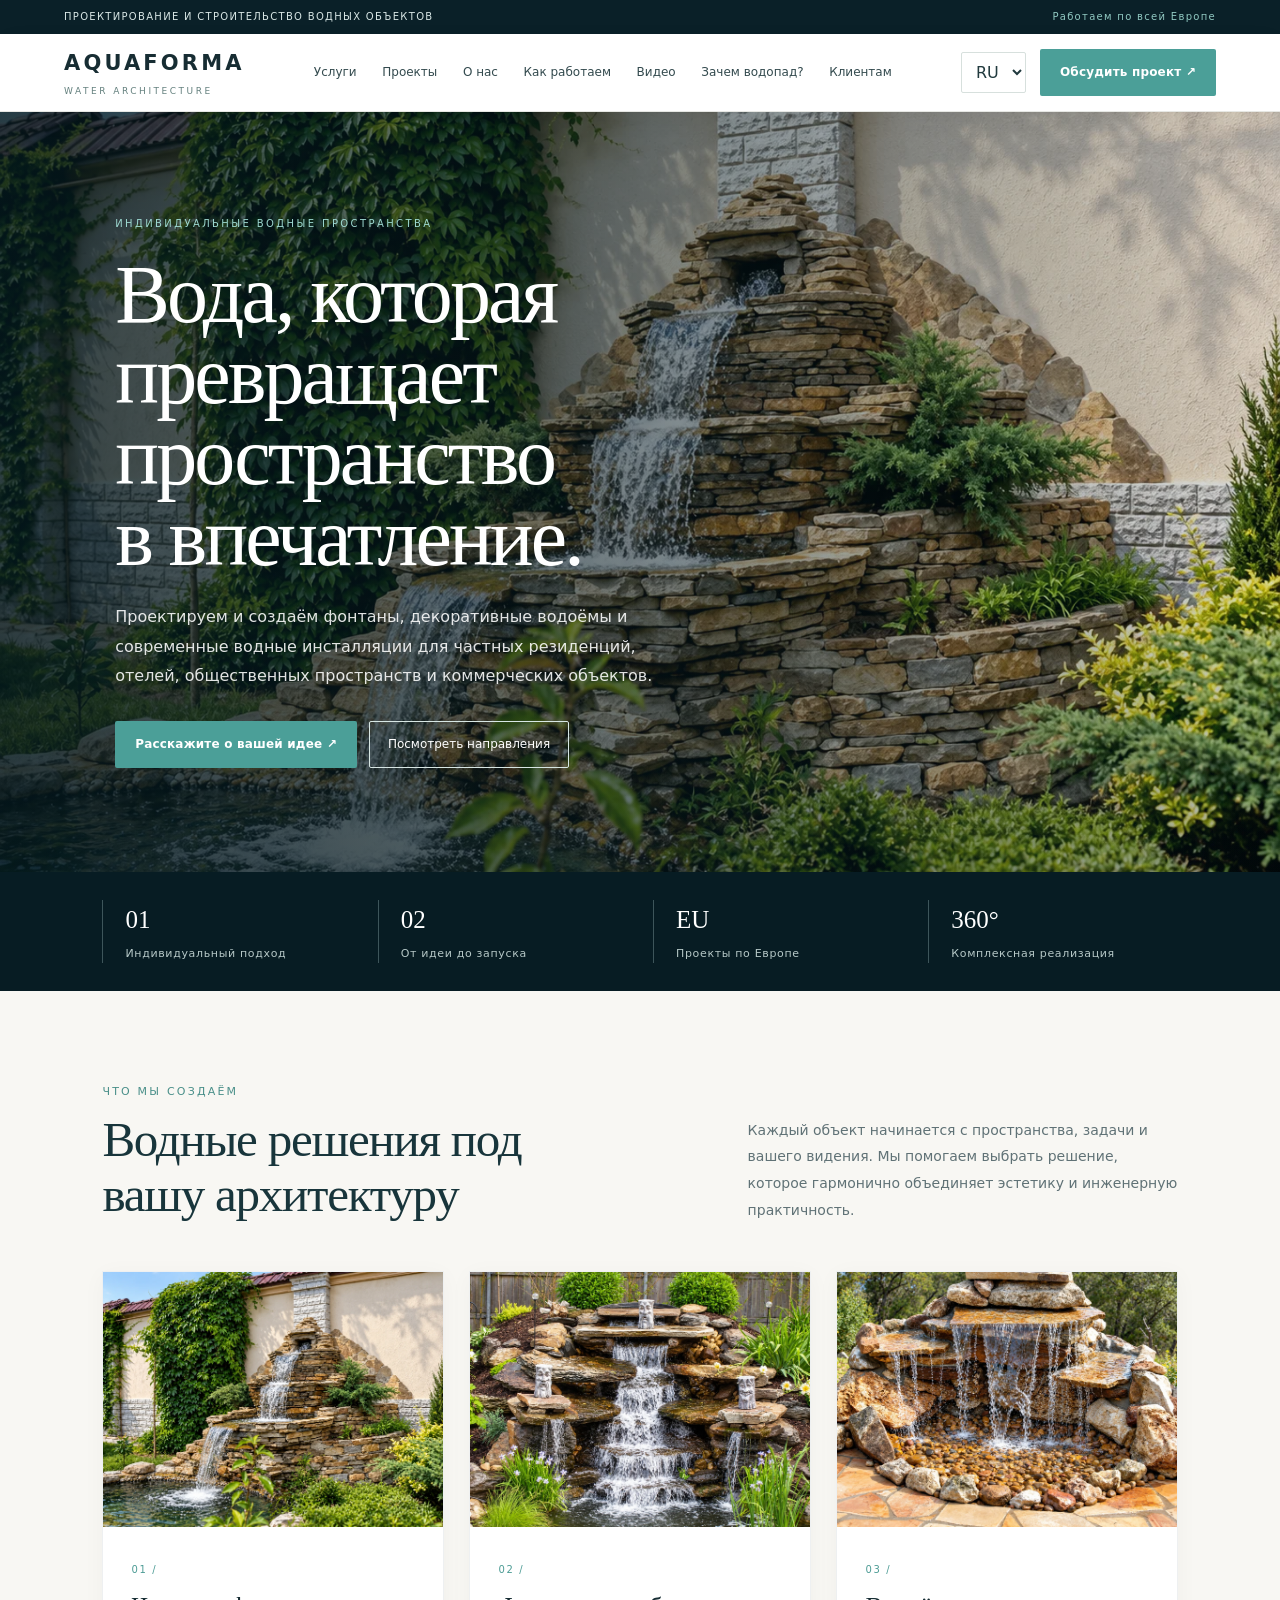
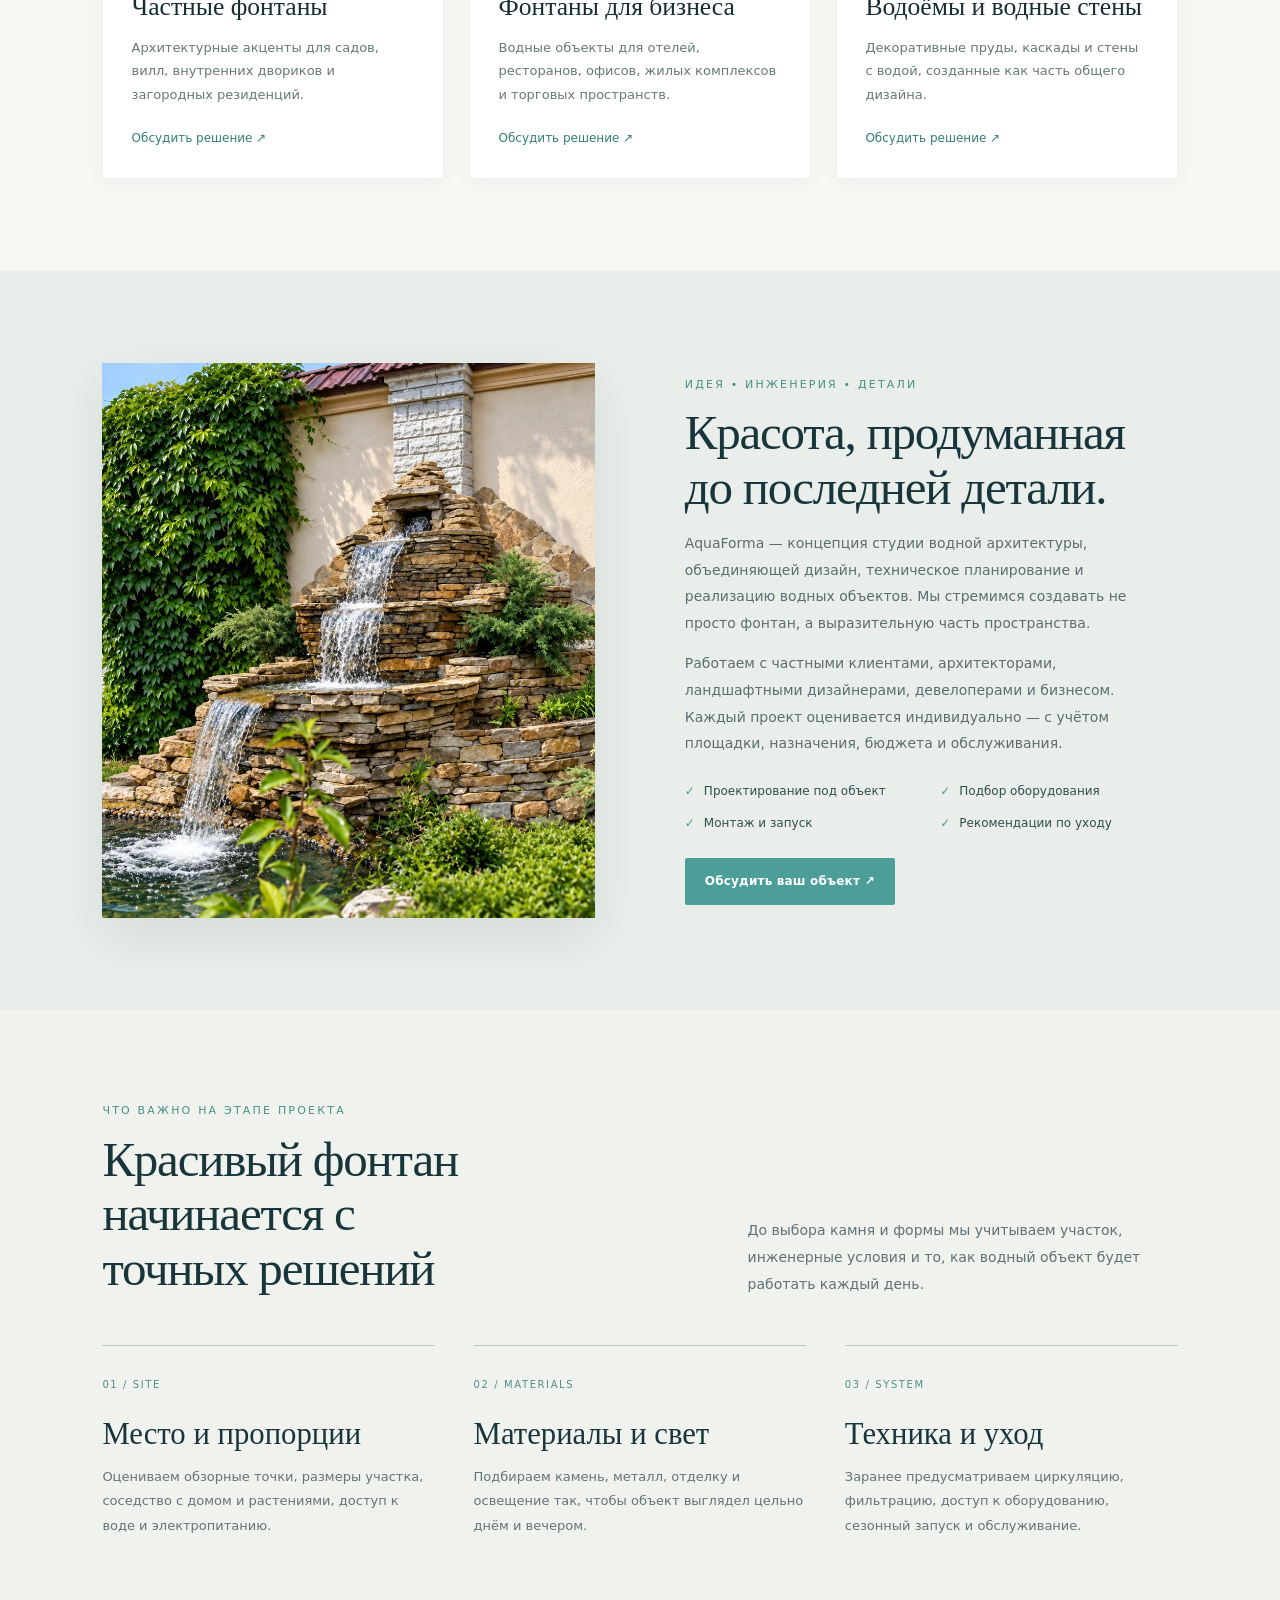
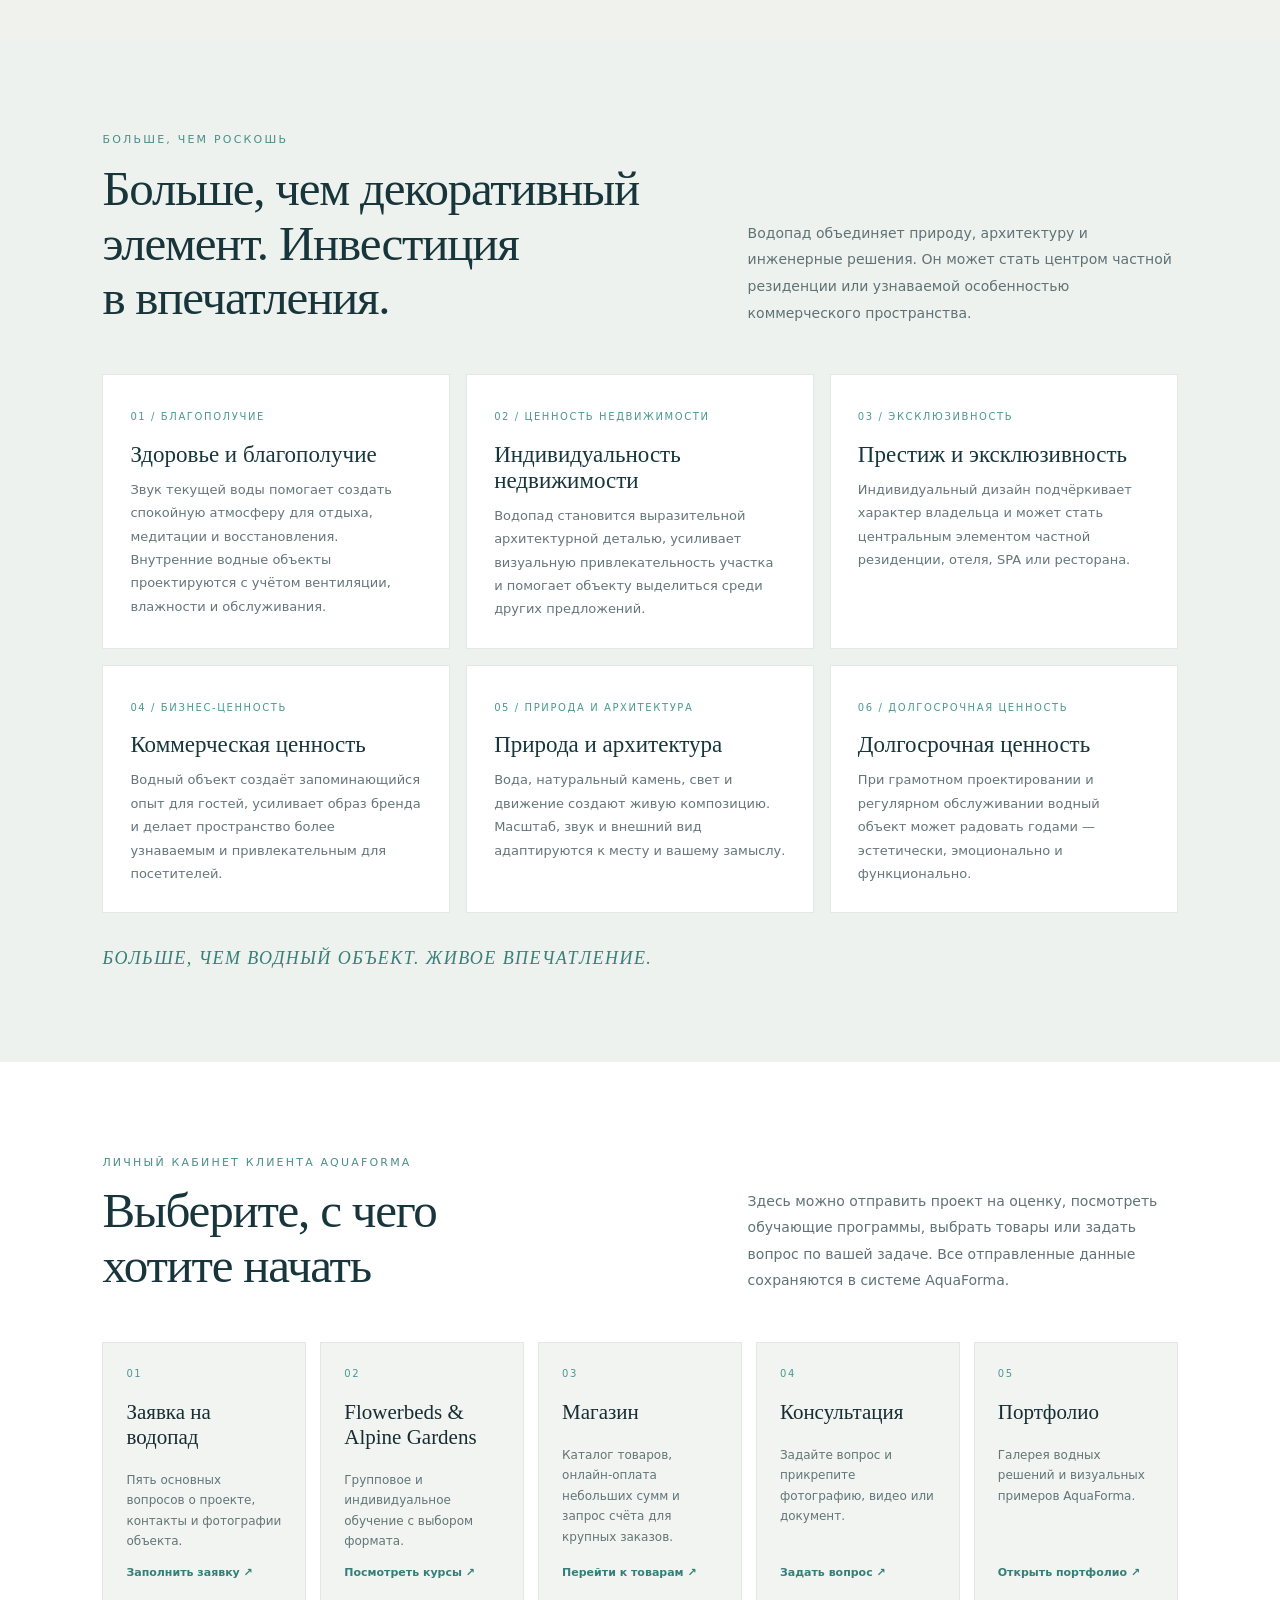
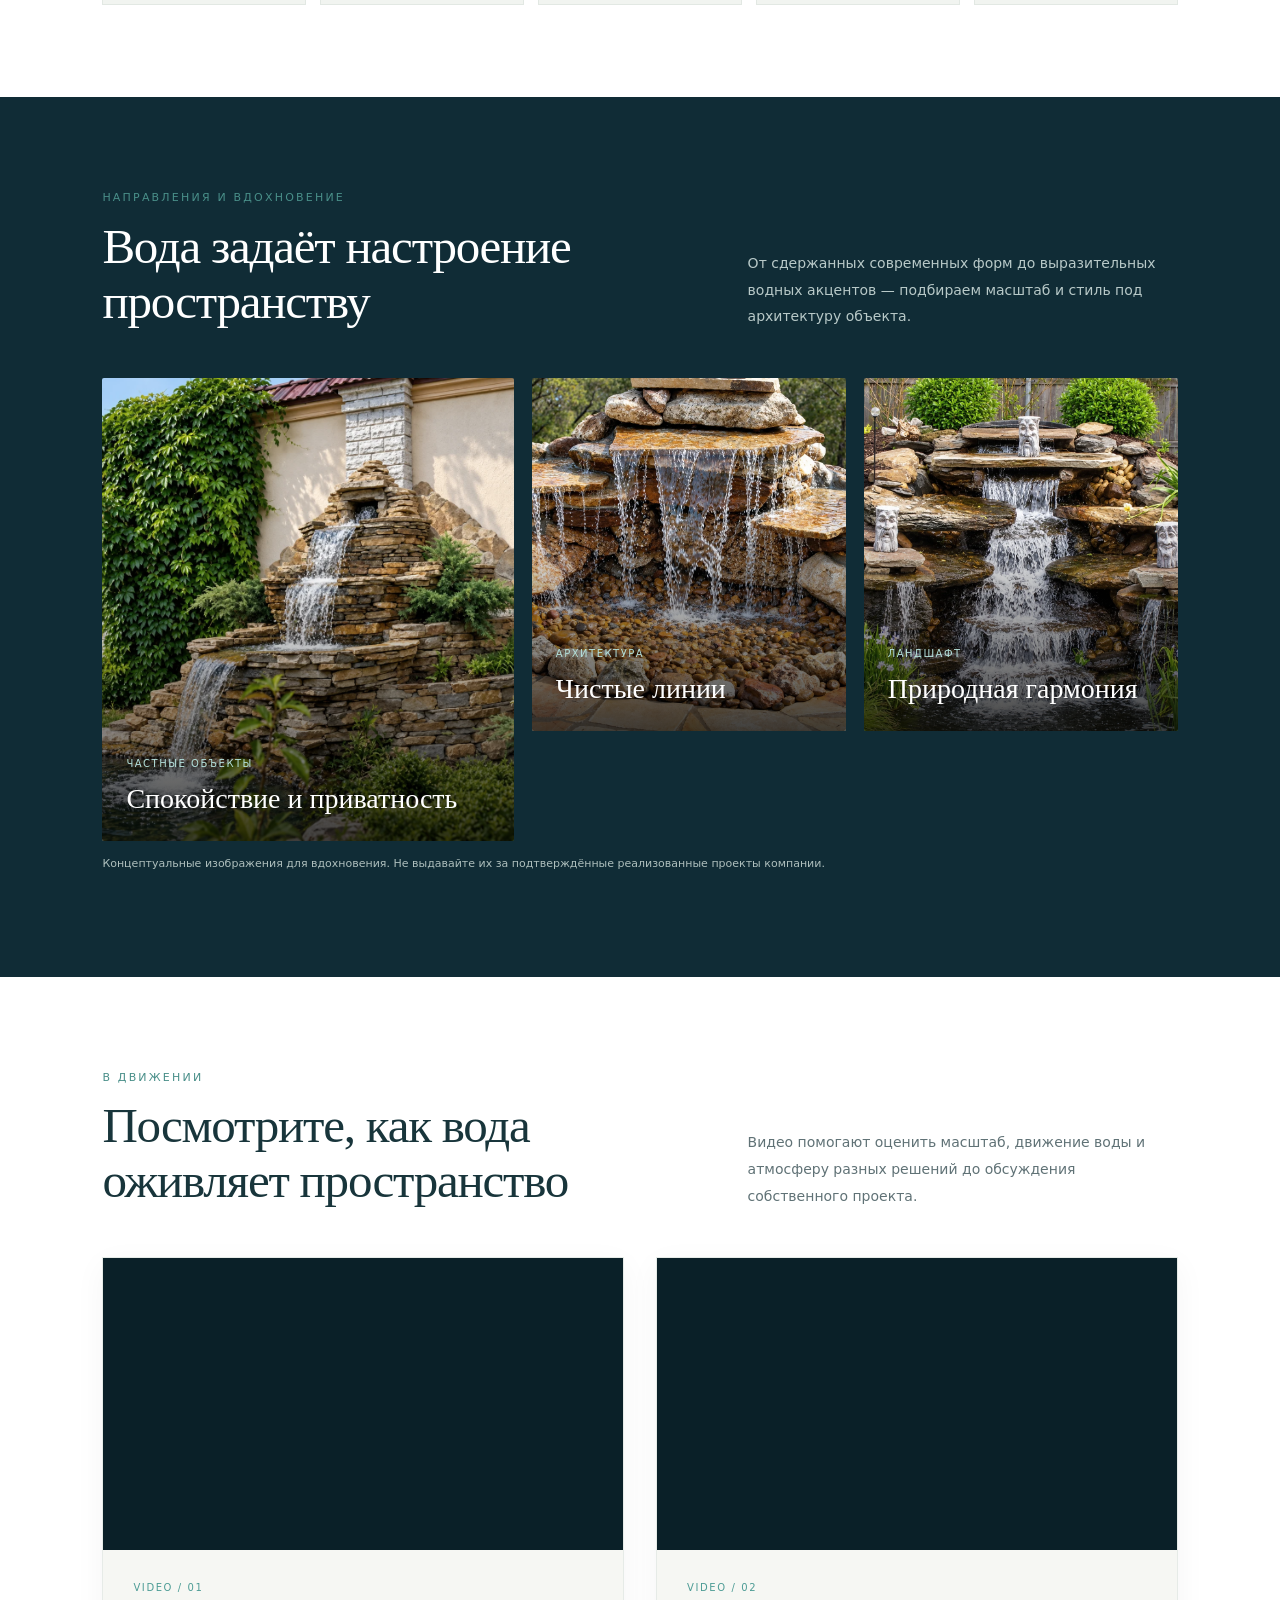
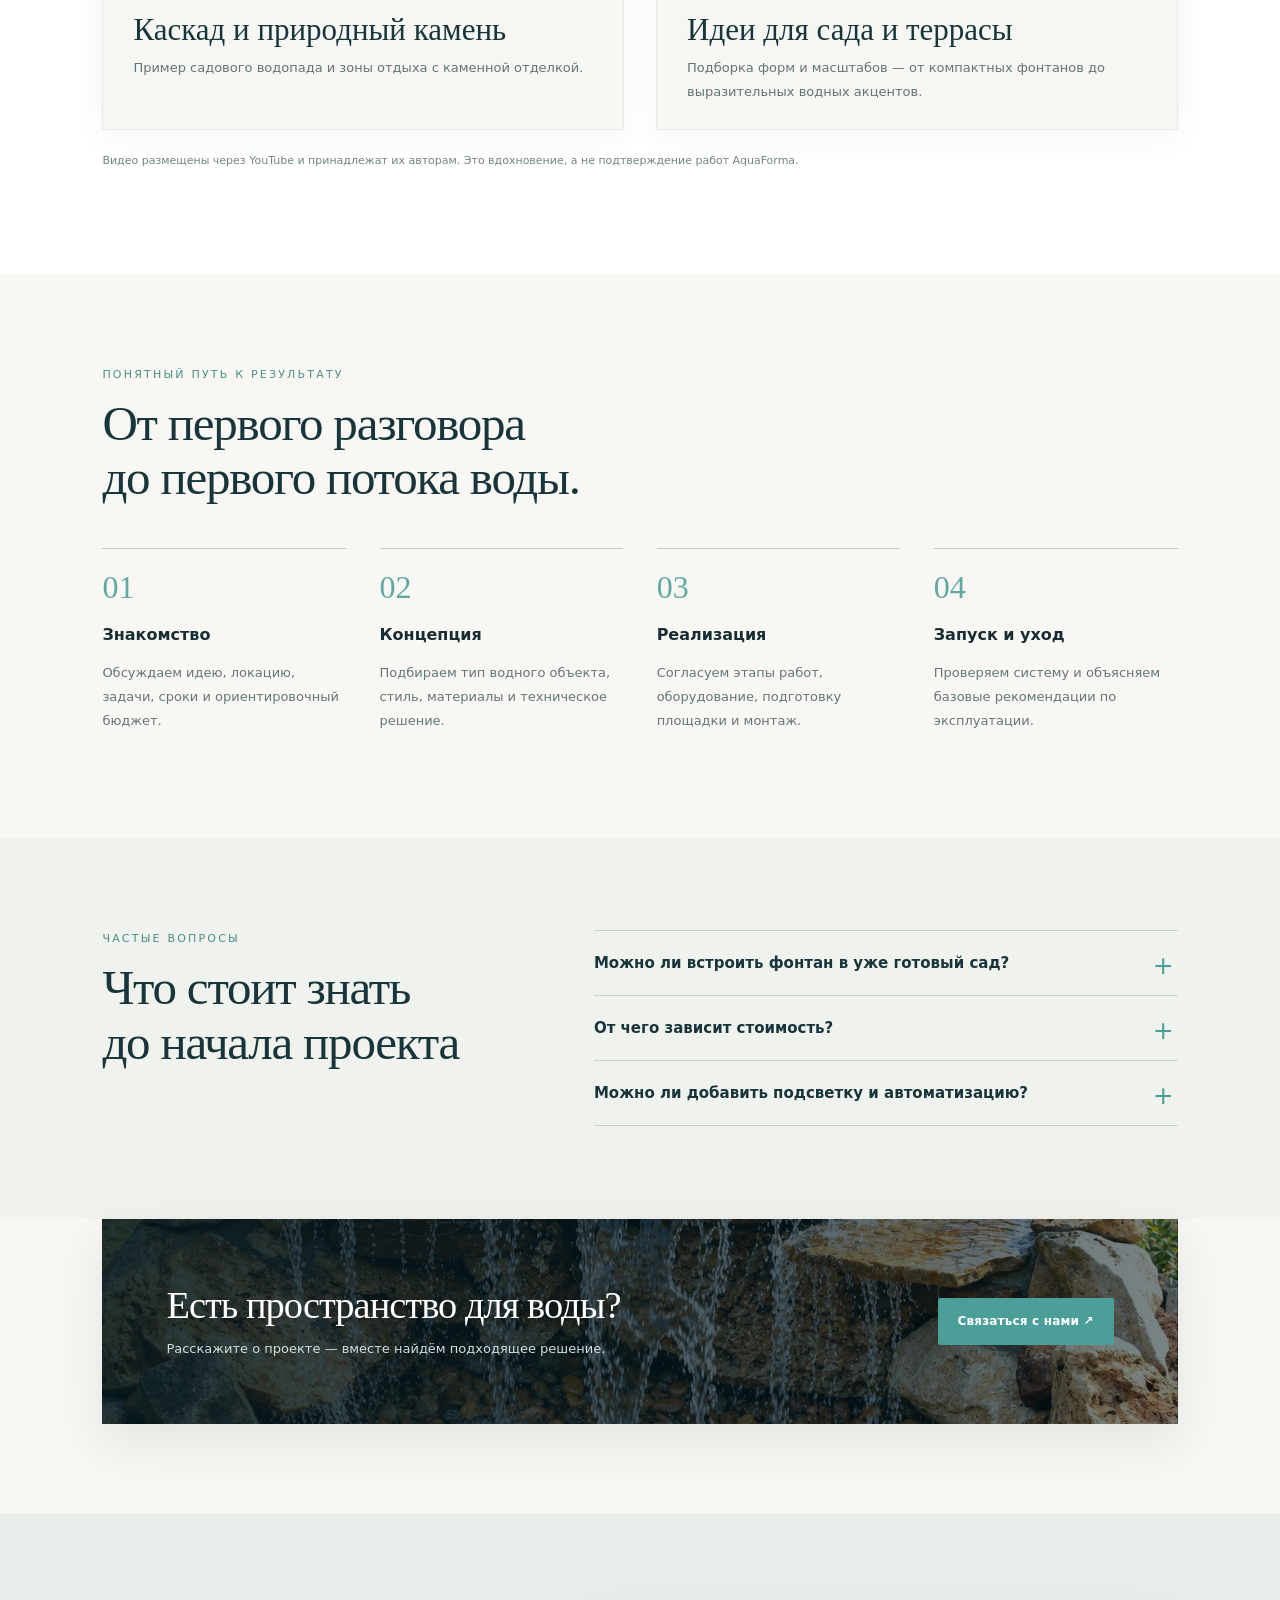
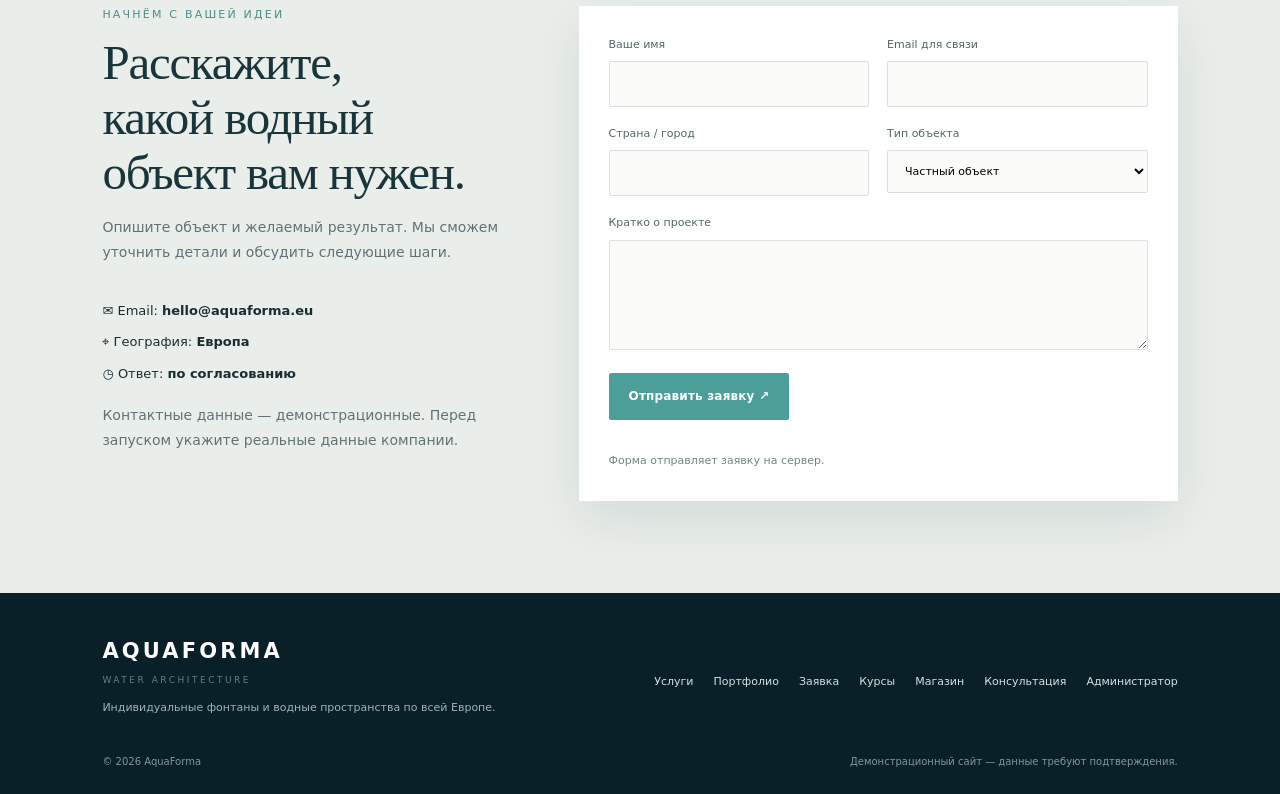
<file: index.html>
<!doctype html>
<html lang="ru">
<head>
<meta charset="utf-8"><meta name="viewport" content="width=device-width,initial-scale=1,viewport-fit=cover">
<meta name="theme-color" content="#102c36"><meta property="og:type" content="website"><meta property="og:title" content="AquaForma — архитектура воды"><meta property="og:description" content="Индивидуальные фонтаны, каскады и декоративные водоёмы для частных и коммерческих пространств."><meta property="og:image" content="/assets/fountain-01.webp">
<meta name="description" content="Проектирование и строительство фонтанов, водных объектов и декоративных водоёмов по всей Европе.">
<title>AquaForma — архитектура воды</title>
<link rel="stylesheet" href="/styles.css">
</head>
<body>
<div class="topline"><span data-i18n="top">ПРОЕКТИРОВАНИЕ И СТРОИТЕЛЬСТВО ВОДНЫХ ОБЪЕКТОВ</span><span data-i18n="europe">Работаем по всей Европе</span></div>
<header class="nav"><a class="logo" href="#home">AQUAFORMA<small>WATER ARCHITECTURE</small></a><nav class="navlinks"><a href="#services" data-i18n="navServices">Услуги</a><a href="#projects" data-i18n="navProjects">Проекты</a><a href="#about" data-i18n="navAbout">О нас</a><a href="#process" data-i18n="navProcess">Как работаем</a><a href="#video" data-i18n="navVideo">Видео</a><a href="#why-waterfall" data-i18n="navWhy">Зачем водопад?</a><a href="#client-area" data-i18n="navClient">Клиентам</a></nav><div class="rightnav"><select class="lang" id="language" aria-label="Language"><option value="ru">RU</option><option value="pl">PL</option><option value="en">EN</option><option value="de">DE</option><option value="fr">FR</option></select><a class="cta" href="#contact" data-i18n="navContact">Обсудить проект ↗</a><button class="mobile-menu" aria-label="Menu" aria-expanded="false">☰</button></div></header>
<main>
<section class="hero" id="home"><div class="hero-content"><div class="eyebrow" data-i18n="heroEyebrow">ИНДИВИДУАЛЬНЫЕ ВОДНЫЕ ПРОСТРАНСТВА</div><h1 data-i18n="heroTitle">Вода, которая превращает пространство в впечатление.</h1><p data-i18n="heroText">Проектируем и создаём фонтаны, декоративные водоёмы и современные водные инсталляции для частных резиденций, отелей, общественных пространств и коммерческих объектов.</p><div class="hero-actions"><a class="cta" href="#contact" data-i18n="heroCta">Расскажите о вашей идее ↗</a><a class="outline" href="#projects" data-i18n="heroProjects">Посмотреть направления</a></div></div></section>
<div class="trust"><div><strong>01</strong><span data-i18n="stat1">Индивидуальный подход</span></div><div><strong>02</strong><span data-i18n="stat2">От идеи до запуска</span></div><div><strong>EU</strong><span data-i18n="stat3">Проекты по Европе</span></div><div><strong>360°</strong><span data-i18n="stat4">Комплексная реализация</span></div></div>
<section class="section" id="services"><div class="section-head"><div><div class="kicker" data-i18n="servicesKicker">ЧТО МЫ СОЗДАЁМ</div><h2 data-i18n="servicesTitle">Водные решения под вашу архитектуру</h2></div><p data-i18n="servicesIntro">Каждый объект начинается с пространства, задачи и вашего видения. Мы помогаем выбрать решение, которое гармонично объединяет эстетику и инженерную практичность.</p></div><div class="cards">
<article class="service-card"><img src="/assets/fountain-01.webp" alt="Каскадный каменный фонтан в озеленённом саду" loading="lazy" decoding="async"><div class="card-body"><span class="num">01 /</span><h3 data-i18n="s1">Частные фонтаны</h3><p data-i18n="s1p">Архитектурные акценты для садов, вилл, внутренних двориков и загородных резиденций.</p><a class="arrow" href="#contact" data-i18n="learn">Обсудить решение ↗</a></div></article>
<article class="service-card"><img src="/assets/fountain-02.webp" alt="Многоуровневый садовый водопад с природными камнями" loading="lazy" decoding="async"><div class="card-body"><span class="num">02 /</span><h3 data-i18n="s2">Фонтаны для бизнеса</h3><p data-i18n="s2p">Водные объекты для отелей, ресторанов, офисов, жилых комплексов и торговых пространств.</p><a class="arrow" href="#contact" data-i18n="learn">Обсудить решение ↗</a></div></article>
<article class="service-card"><img src="/assets/fountain-03.webp" alt="Каменный каскад с прозрачной водой и галькой" loading="lazy" decoding="async"><div class="card-body"><span class="num">03 /</span><h3 data-i18n="s3">Водоёмы и водные стены</h3><p data-i18n="s3p">Декоративные пруды, каскады и стены с водой, созданные как часть общего дизайна.</p><a class="arrow" href="#contact" data-i18n="learn">Обсудить решение ↗</a></div></article>
</div></section>
<section class="section about" id="about"><img src="/assets/fountain-01.webp" alt="Каменный водопад, интегрированный в садовый ландшафт" loading="lazy" decoding="async"><div class="about-copy"><div class="kicker" data-i18n="aboutKicker">ИДЕЯ • ИНЖЕНЕРИЯ • ДЕТАЛИ</div><h2 data-i18n="aboutTitle">Красота, продуманная до последней детали.</h2><p data-i18n="aboutP1">AquaForma — концепция студии водной архитектуры, объединяющей дизайн, техническое планирование и реализацию водных объектов. Мы стремимся создавать не просто фонтан, а выразительную часть пространства.</p><p data-i18n="aboutP2">Работаем с частными клиентами, архитекторами, ландшафтными дизайнерами, девелоперами и бизнесом. Каждый проект оценивается индивидуально — с учётом площадки, назначения, бюджета и обслуживания.</p><div class="checks"><span data-i18n="check1">Проектирование под объект</span><span data-i18n="check2">Подбор оборудования</span><span data-i18n="check3">Монтаж и запуск</span><span data-i18n="check4">Рекомендации по уходу</span></div><a class="cta" href="#contact" data-i18n="aboutCta">Обсудить ваш объект ↗</a></div></section>
<section class="section design" id="design">
  <div class="section-head"><div><div class="kicker" data-i18n="designKicker">ЧТО ВАЖНО НА ЭТАПЕ ПРОЕКТА</div><h2 data-i18n="designTitle">Красивый фонтан начинается с точных решений</h2></div><p data-i18n="designIntro">До выбора камня и формы мы учитываем участок, инженерные условия и то, как водный объект будет работать каждый день.</p></div>
  <div class="design-grid">
    <article class="design-card"><span class="design-index">01 / SITE</span><h3 data-i18n="design1">Место и пропорции</h3><p data-i18n="design1p">Оцениваем обзорные точки, размеры участка, соседство с домом и растениями, доступ к воде и электропитанию.</p></article>
    <article class="design-card"><span class="design-index">02 / MATERIALS</span><h3 data-i18n="design2">Материалы и свет</h3><p data-i18n="design2p">Подбираем камень, металл, отделку и освещение так, чтобы объект выглядел цельно днём и вечером.</p></article>
    <article class="design-card"><span class="design-index">03 / SYSTEM</span><h3 data-i18n="design3">Техника и уход</h3><p data-i18n="design3p">Заранее предусматриваем циркуляцию, фильтрацию, доступ к оборудованию, сезонный запуск и обслуживание.</p></article>
  </div>
</section>

<section class="section why-waterfall" id="why-waterfall">
  <div class="section-head">
    <div><div class="kicker" data-i18n="whyKicker">БОЛЬШЕ, ЧЕМ РОСКОШЬ</div><h2 data-i18n="whyTitle">Больше, чем декоративный элемент. Инвестиция в впечатления.</h2></div>
    <p data-i18n="whyIntro">Водопад объединяет природу, архитектуру и инженерные решения. Он может стать центром частной резиденции или узнаваемой особенностью коммерческого пространства.</p>
  </div>
  <div class="benefit-grid">
    <article><span data-i18n="benefit1Label">01 / БЛАГОПОЛУЧИЕ</span><h3 data-i18n="benefit1Title">Здоровье и благополучие</h3><p data-i18n="benefit1Text">Звук текущей воды помогает создать спокойную атмосферу для отдыха, медитации и восстановления. Внутренние водные объекты проектируются с учётом вентиляции, влажности и обслуживания.</p></article>
    <article><span data-i18n="benefit2Label">02 / ЦЕННОСТЬ НЕДВИЖИМОСТИ</span><h3 data-i18n="benefit2Title">Индивидуальность недвижимости</h3><p data-i18n="benefit2Text">Водопад становится выразительной архитектурной деталью, усиливает визуальную привлекательность участка и помогает объекту выделиться среди других предложений.</p></article>
    <article><span data-i18n="benefit3Label">03 / ЭКСКЛЮЗИВНОСТЬ</span><h3 data-i18n="benefit3Title">Престиж и эксклюзивность</h3><p data-i18n="benefit3Text">Индивидуальный дизайн подчёркивает характер владельца и может стать центральным элементом частной резиденции, отеля, SPA или ресторана.</p></article>
    <article><span data-i18n="benefit4Label">04 / БИЗНЕС-ЦЕННОСТЬ</span><h3 data-i18n="benefit4Title">Коммерческая ценность</h3><p data-i18n="benefit4Text">Водный объект создаёт запоминающийся опыт для гостей, усиливает образ бренда и делает пространство более узнаваемым и привлекательным для посетителей.</p></article>
    <article><span data-i18n="benefit5Label">05 / ПРИРОДА И АРХИТЕКТУРА</span><h3 data-i18n="benefit5Title">Природа и архитектура</h3><p data-i18n="benefit5Text">Вода, натуральный камень, свет и движение создают живую композицию. Масштаб, звук и внешний вид адаптируются к месту и вашему замыслу.</p></article>
    <article><span data-i18n="benefit6Label">06 / ДОЛГОСРОЧНАЯ ЦЕННОСТЬ</span><h3 data-i18n="benefit6Title">Долгосрочная ценность</h3><p data-i18n="benefit6Text">При грамотном проектировании и регулярном обслуживании водный объект может радовать годами — эстетически, эмоционально и функционально.</p></article>
  </div>
  <p class="why-signoff" data-i18n="whySignoff">БОЛЬШЕ, ЧЕМ ВОДНЫЙ ОБЪЕКТ. ЖИВОЕ ВПЕЧАТЛЕНИЕ.</p>
</section>
<section class="section client-area" id="client-area">
  <div class="section-head">
    <div><div class="kicker" data-i18n="clientKicker">ЛИЧНЫЙ КАБИНЕТ КЛИЕНТА AQUAFORMA</div><h2 data-i18n="clientTitle">Выберите, с чего хотите начать</h2></div>
    <p data-i18n="clientIntro">Здесь можно отправить проект на оценку, посмотреть обучающие программы, выбрать товары или задать вопрос по вашей задаче. Все отправленные данные сохраняются в системе AquaForma.</p>
  </div>
  <div class="client-links">
    <a href="/application.html"><span>01</span><h3 data-i18n="client1Title">Заявка на водопад</h3><p data-i18n="client1Text">Пять основных вопросов о проекте, контакты и фотографии объекта.</p><b data-i18n="client1Link">Заполнить заявку ↗</b></a>
    <a href="/courses.html"><span>02</span><h3 data-i18n="client2Title">Flowerbeds & Alpine Gardens</h3><p data-i18n="client2Text">Групповое и индивидуальное обучение с выбором формата.</p><b data-i18n="client2Link">Посмотреть курсы ↗</b></a>
    <a href="/products.html"><span>03</span><h3 data-i18n="client3Title">Магазин</h3><p data-i18n="client3Text">Каталог товаров, онлайн-оплата небольших сумм и запрос счёта для крупных заказов.</p><b data-i18n="client3Link">Перейти к товарам ↗</b></a>
    <a href="/consultation.html"><span>04</span><h3 data-i18n="client4Title">Консультация</h3><p data-i18n="client4Text">Задайте вопрос и прикрепите фотографию, видео или документ.</p><b data-i18n="client4Link">Задать вопрос ↗</b></a>
    <a href="/portfolio.html"><span>05</span><h3 data-i18n="client5Title">Портфолио</h3><p data-i18n="client5Text">Галерея водных решений и визуальных примеров AquaForma.</p><b data-i18n="client5Link">Открыть портфолио ↗</b></a>
  </div>
</section>

<section class="section projects" id="projects"><div class="section-head"><div><div class="kicker" data-i18n="projectsKicker">НАПРАВЛЕНИЯ И ВДОХНОВЕНИЕ</div><h2 data-i18n="projectsTitle">Вода задаёт настроение пространству</h2></div><p data-i18n="projectsIntro">От сдержанных современных форм до выразительных водных акцентов — подбираем масштаб и стиль под архитектуру объекта.</p></div><div class="project-grid"><article class="project"><img src="/assets/fountain-01.webp" alt="Каменный водопад у стены с зеленью" loading="lazy" decoding="async"><div class="project-label"><small data-i18n="pTag1">ЧАСТНЫЕ ОБЪЕКТЫ</small><h3 data-i18n="p1">Спокойствие и приватность</h3></div></article><article class="project"><img src="/assets/fountain-03.webp" alt="Натуральный каменный фонтан с каскадами" loading="lazy" decoding="async"><div class="project-label"><small data-i18n="pTag2">АРХИТЕКТУРА</small><h3 data-i18n="p2">Чистые линии</h3></div></article><article class="project"><img src="/assets/fountain-02.webp" alt="Садовый водопад среди растений" loading="lazy" decoding="async"><div class="project-label"><small data-i18n="pTag3">ЛАНДШАФТ</small><h3 data-i18n="p3">Природная гармония</h3></div></article></div><p class="notice" data-i18n="photoNote">Концептуальные изображения для вдохновения. Не выдавайте их за подтверждённые реализованные проекты компании.</p></section>
<section class="section video-section" id="video">
  <div class="section-head"><div><div class="kicker" data-i18n="videoKicker">В ДВИЖЕНИИ</div><h2 data-i18n="videoTitle">Посмотрите, как вода оживляет пространство</h2></div><p data-i18n="videoIntro">Видео помогают оценить масштаб, движение воды и атмосферу разных решений до обсуждения собственного проекта.</p></div>
  <div class="video-grid">
    <article class="video-card"><div class="video-frame"><iframe src="https://www.youtube-nocookie.com/embed/0v82xXk19IY?rel=0" title="Garden waterfall and stone patio inspiration" loading="lazy" allow="accelerometer; autoplay; clipboard-write; encrypted-media; gyroscope; picture-in-picture; web-share" referrerpolicy="strict-origin-when-cross-origin" allowfullscreen></iframe></div><div class="video-caption"><span class="num">VIDEO / 01</span><h3 data-i18n="video1Title">Каскад и природный камень</h3><p data-i18n="video1Text">Пример садового водопада и зоны отдыха с каменной отделкой.</p></div></article>
    <article class="video-card"><div class="video-frame"><iframe src="https://www.youtube-nocookie.com/embed/3tQ3nsFEmCs?rel=0" title="Outdoor fountain and garden water feature ideas" loading="lazy" allow="accelerometer; autoplay; clipboard-write; encrypted-media; gyroscope; picture-in-picture; web-share" referrerpolicy="strict-origin-when-cross-origin" allowfullscreen></iframe></div><div class="video-caption"><span class="num">VIDEO / 02</span><h3 data-i18n="video2Title">Идеи для сада и террасы</h3><p data-i18n="video2Text">Подборка форм и масштабов — от компактных фонтанов до выразительных водных акцентов.</p></div></article>
  </div>
  <p class="notice video-note" data-i18n="videoNote">Видео размещены через YouTube и принадлежат их авторам. Это вдохновение, а не подтверждение работ AquaForma.</p>
</section>
<section class="section" id="process"><div class="kicker" data-i18n="processKicker">ПОНЯТНЫЙ ПУТЬ К РЕЗУЛЬТАТУ</div><h2 data-i18n="processTitle">От первого разговора до первого потока воды.</h2><div class="process-grid"><div class="step"><b>01</b><h3 data-i18n="step1">Знакомство</h3><p data-i18n="step1p">Обсуждаем идею, локацию, задачи, сроки и ориентировочный бюджет.</p></div><div class="step"><b>02</b><h3 data-i18n="step2">Концепция</h3><p data-i18n="step2p">Подбираем тип водного объекта, стиль, материалы и техническое решение.</p></div><div class="step"><b>03</b><h3 data-i18n="step3">Реализация</h3><p data-i18n="step3p">Согласуем этапы работ, оборудование, подготовку площадки и монтаж.</p></div><div class="step"><b>04</b><h3 data-i18n="step4">Запуск и уход</h3><p data-i18n="step4p">Проверяем систему и объясняем базовые рекомендации по эксплуатации.</p></div></div></section>
<section class="section faq-section" id="faq">
  <div class="faq-layout"><div><div class="kicker" data-i18n="faqKicker">ЧАСТЫЕ ВОПРОСЫ</div><h2 data-i18n="faqTitle">Что стоит знать до начала проекта</h2></div>
    <div class="faq-list">
      <details><summary data-i18n="faq1">Можно ли встроить фонтан в уже готовый сад?</summary><p data-i18n="faq1p">Да, концепцию можно адаптировать к существующему ландшафту. Важно оценить основание, доступ к коммуникациям, гидроизоляцию и место для обслуживания оборудования.</p></details>
      <details><summary data-i18n="faq2">От чего зависит стоимость?</summary><p data-i18n="faq2p">На стоимость влияют размеры, материалы, тип циркуляции и фильтрации, сложность основания, освещение и условия монтажа. После уточнения задачи можно подготовить смету.</p></details>
      <details><summary data-i18n="faq3">Можно ли добавить подсветку и автоматизацию?</summary><p data-i18n="faq3p">При проектировании можно предусмотреть LED-подсветку, таймеры и управление насосами. Состав системы зависит от назначения объекта и условий эксплуатации.</p></details>
    </div>
  </div>
</section>
<section class="banner"><div><h2 data-i18n="bannerTitle">Есть пространство для воды?</h2><p data-i18n="bannerText">Расскажите о проекте — вместе найдём подходящее решение.</p></div><a class="cta" href="#contact" data-i18n="bannerCta">Связаться с нами ↗</a></section>
<section class="section contact" id="contact"><div><div class="kicker" data-i18n="contactKicker">НАЧНЁМ С ВАШЕЙ ИДЕИ</div><h2 data-i18n="contactTitle">Расскажите, какой водный объект вам нужен.</h2><p data-i18n="contactText">Опишите объект и желаемый результат. Мы сможем уточнить детали и обсудить следующие шаги.</p><div class="contact-details"><div>✉ <span data-i18n="emailLabel">Email:</span> <strong>hello@aquaforma.eu</strong></div><div>⌖ <span data-i18n="areaLabel">География:</span> <strong data-i18n="areaValue">Европа</strong></div><div>◷ <span data-i18n="replyLabel">Ответ:</span> <strong data-i18n="replyValue">по согласованию</strong></div></div><p class="notice" data-i18n="contactNote">Контактные данные — демонстрационные. Перед запуском укажите реальные данные компании.</p></div>
<form class="form" id="contactForm"><label><span data-i18n="fName">Ваше имя</span><input required name="name" autocomplete="name" maxlength="120" placeholder=" "></label><label><span data-i18n="fEmail">Email для связи</span><input required type="email" name="email" autocomplete="email" maxlength="254" placeholder=" "></label><label><span data-i18n="fCountry">Страна / город</span><input name="country" autocomplete="country-name" maxlength="160" placeholder=" "></label><label><span data-i18n="fType">Тип объекта</span><select name="type"><option value="Private project" data-i18n="opt1">Частный объект</option><option value="Commercial project" data-i18n="opt2">Коммерческий объект</option><option value="Public space" data-i18n="opt3">Общественное пространство</option><option value="Other" data-i18n="opt4">Другое</option></select></label><label class="full"><span data-i18n="fMessage">Кратко о проекте</span><textarea required name="message" minlength="10" maxlength="5000" placeholder=" "></textarea></label><button class="cta" type="submit" data-i18n="fSubmit">Отправить заявку ↗</button><div class="notice full" id="formNotice" data-i18n="formHint">Форма отправляет заявку на сервер.</div></form></section>
</main>
<footer><div class="foot"><div><a class="logo" href="#home">AQUAFORMA<small>WATER ARCHITECTURE</small></a><p data-i18n="footText">Индивидуальные фонтаны и водные пространства по всей Европе.</p></div><div class="footlinks"><a href="#services" data-i18n="navServices">Услуги</a><a href="/portfolio.html">Портфолио</a><a href="/application.html">Заявка</a><a href="/courses.html">Курсы</a><a href="/products.html">Магазин</a><a href="/consultation.html">Консультация</a><a href="/admin.html">Администратор</a></div></div><div class="copyright"><span>© <span id="year"></span> AquaForma</span><span data-i18n="footLegal">Демонстрационный сайт — данные требуют подтверждения.</span></div></footer>
<script src="/script.js" defer></script>
</body></html>
</file>
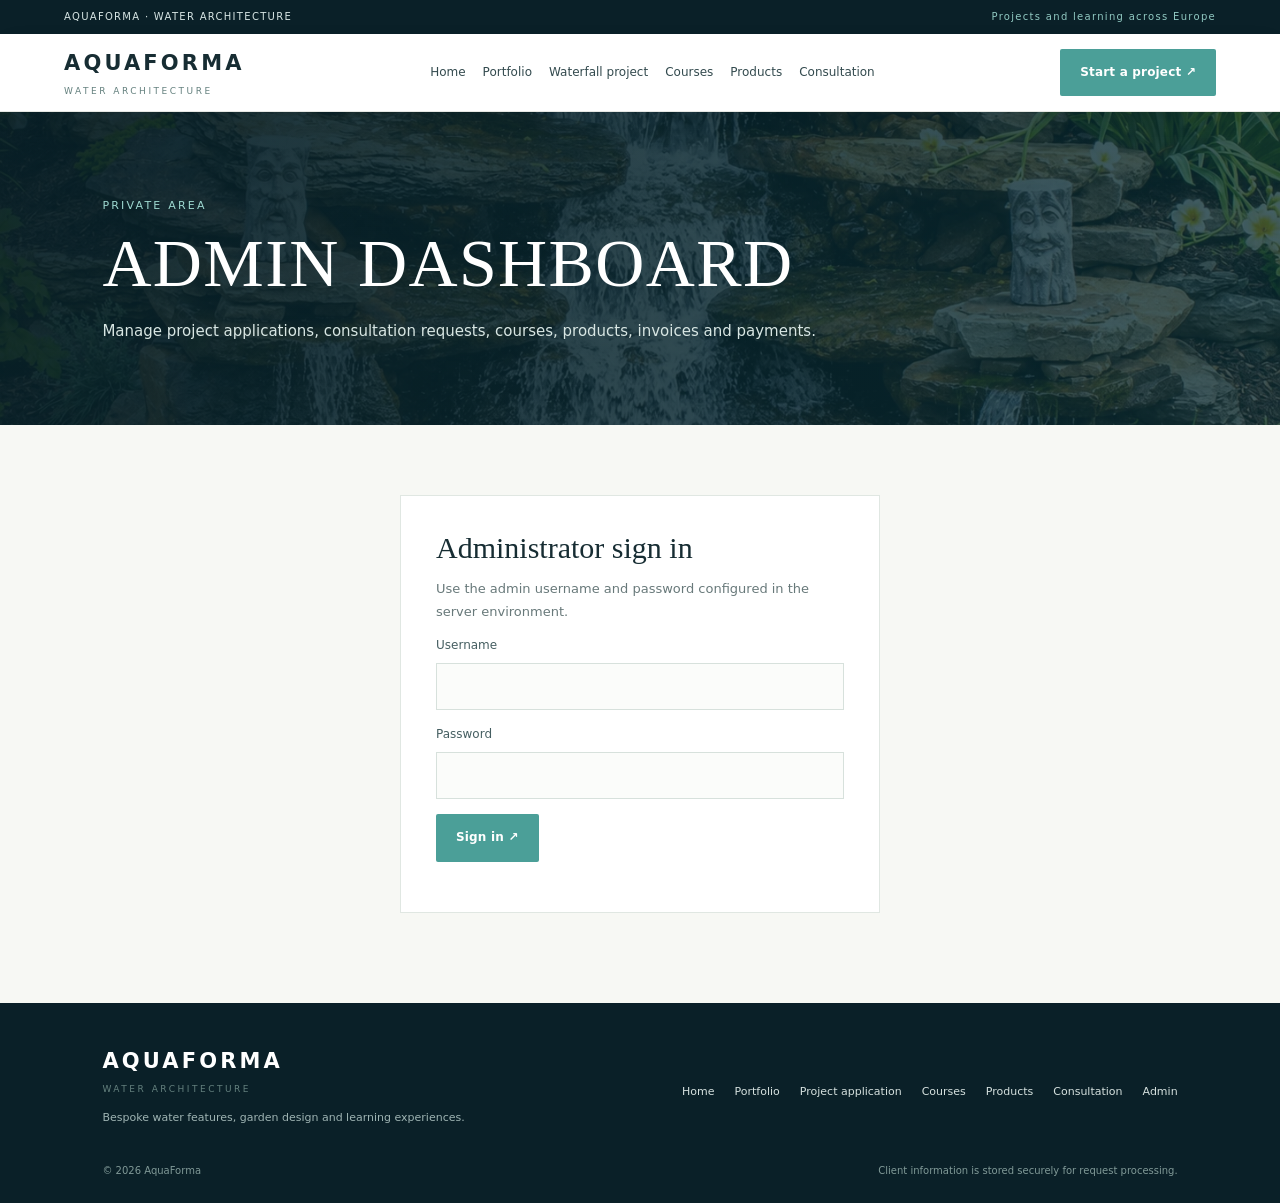
<file: admin.html>
<!doctype html>
<html lang="en">
<head>
<meta charset="utf-8"><meta name="viewport" content="width=device-width,initial-scale=1,viewport-fit=cover">
<meta name="theme-color" content="#102c36">
<title>AquaForma admin | AquaForma</title>
<meta name="description" content="Private AquaForma administration dashboard.">
<link rel="stylesheet" href="/styles.css">
</head>
<body class="subpage">
<div class="topline"><span>AQUAFORMA · WATER ARCHITECTURE</span><span>Projects and learning across Europe</span></div>
<header class="nav sub-nav">
  <a class="logo" href="/">AQUAFORMA<small>WATER ARCHITECTURE</small></a>
  <nav class="navlinks">
    <a href="/">Home</a><a href="/portfolio.html">Portfolio</a><a href="/application.html">Waterfall project</a>
    <a href="/courses.html">Courses</a><a href="/products.html">Products</a><a href="/consultation.html">Consultation</a>
  </nav>
  <div class="rightnav"><a class="cta" href="/application.html">Start a project ↗</a><button class="mobile-menu" aria-label="Menu" aria-expanded="false">☰</button></div>
</header>
<main class="page-main">

<section class="page-hero admin-hero">
  <div class="kicker">PRIVATE AREA</div><h1>ADMIN DASHBOARD</h1>
  <p>Manage project applications, consultation requests, courses, products, invoices and payments.</p>
</section>
<section class="page-content admin-content">
  <div class="admin-login" id="adminLogin">
    <h2>Administrator sign in</h2>
    <p>Use the admin username and password configured in the server environment.</p>
    <form id="adminLoginForm">
      <label>Username<input name="username" autocomplete="username" required></label>
      <label>Password<input name="password" type="password" autocomplete="current-password" required></label>
      <button class="cta" type="submit">Sign in ↗</button>
      <p class="form-status" id="adminLoginStatus" role="status"></p>
    </form>
  </div>
  <div id="adminDashboard" hidden>
    <div class="admin-toolbar"><div><span class="kicker">AQUAFORMA MANAGEMENT</span><h2>Incoming requests & catalogue</h2></div><button class="secondary-button" id="adminRefresh">Refresh data</button><button class="secondary-button" id="adminLogout">Sign out</button></div>
    <div class="admin-tabs" id="adminTabs">
      <button class="active" data-tab="applications">Applications</button>
      <button data-tab="consultations">Consultations</button>
      <button data-tab="courses">Courses</button>
      <button data-tab="products">Products</button>
      <button data-tab="invoice_requests">Invoice requests</button>
      <button data-tab="payments">Payments</button>
      <button data-tab="enquiries">General enquiries</button>
    </div>
    <div class="admin-summary" id="adminSummary"></div>
    <section class="admin-panel" id="adminPanel"></section>
  </div>
</section>

</main>
<footer>
  <div class="foot">
    <div><a class="logo" href="/">AQUAFORMA<small>WATER ARCHITECTURE</small></a><p>Bespoke water features, garden design and learning experiences.</p></div>
    <div class="footlinks"><a href="/">Home</a><a href="/portfolio.html">Portfolio</a><a href="/application.html">Project application</a><a href="/courses.html">Courses</a><a href="/products.html">Products</a><a href="/consultation.html">Consultation</a><a href="/admin.html">Admin</a></div>
  </div>
  <div class="copyright"><span>© <span id="year"></span> AquaForma</span><span>Client information is stored securely for request processing.</span></div>
</footer>
<script>
document.getElementById("year").textContent = new Date().getFullYear();
const menuButton=document.querySelector(".mobile-menu"),navLinks=document.querySelector(".navlinks");
if(menuButton&&navLinks){menuButton.addEventListener("click",()=>{const open=navLinks.classList.toggle("mobile-open");menuButton.setAttribute("aria-expanded",String(open));});navLinks.querySelectorAll("a").forEach(a=>a.addEventListener("click",()=>{navLinks.classList.remove("mobile-open");menuButton.setAttribute("aria-expanded","false");}));}
</script>
<script src="/admin.js" defer></script></body></html>
</file>
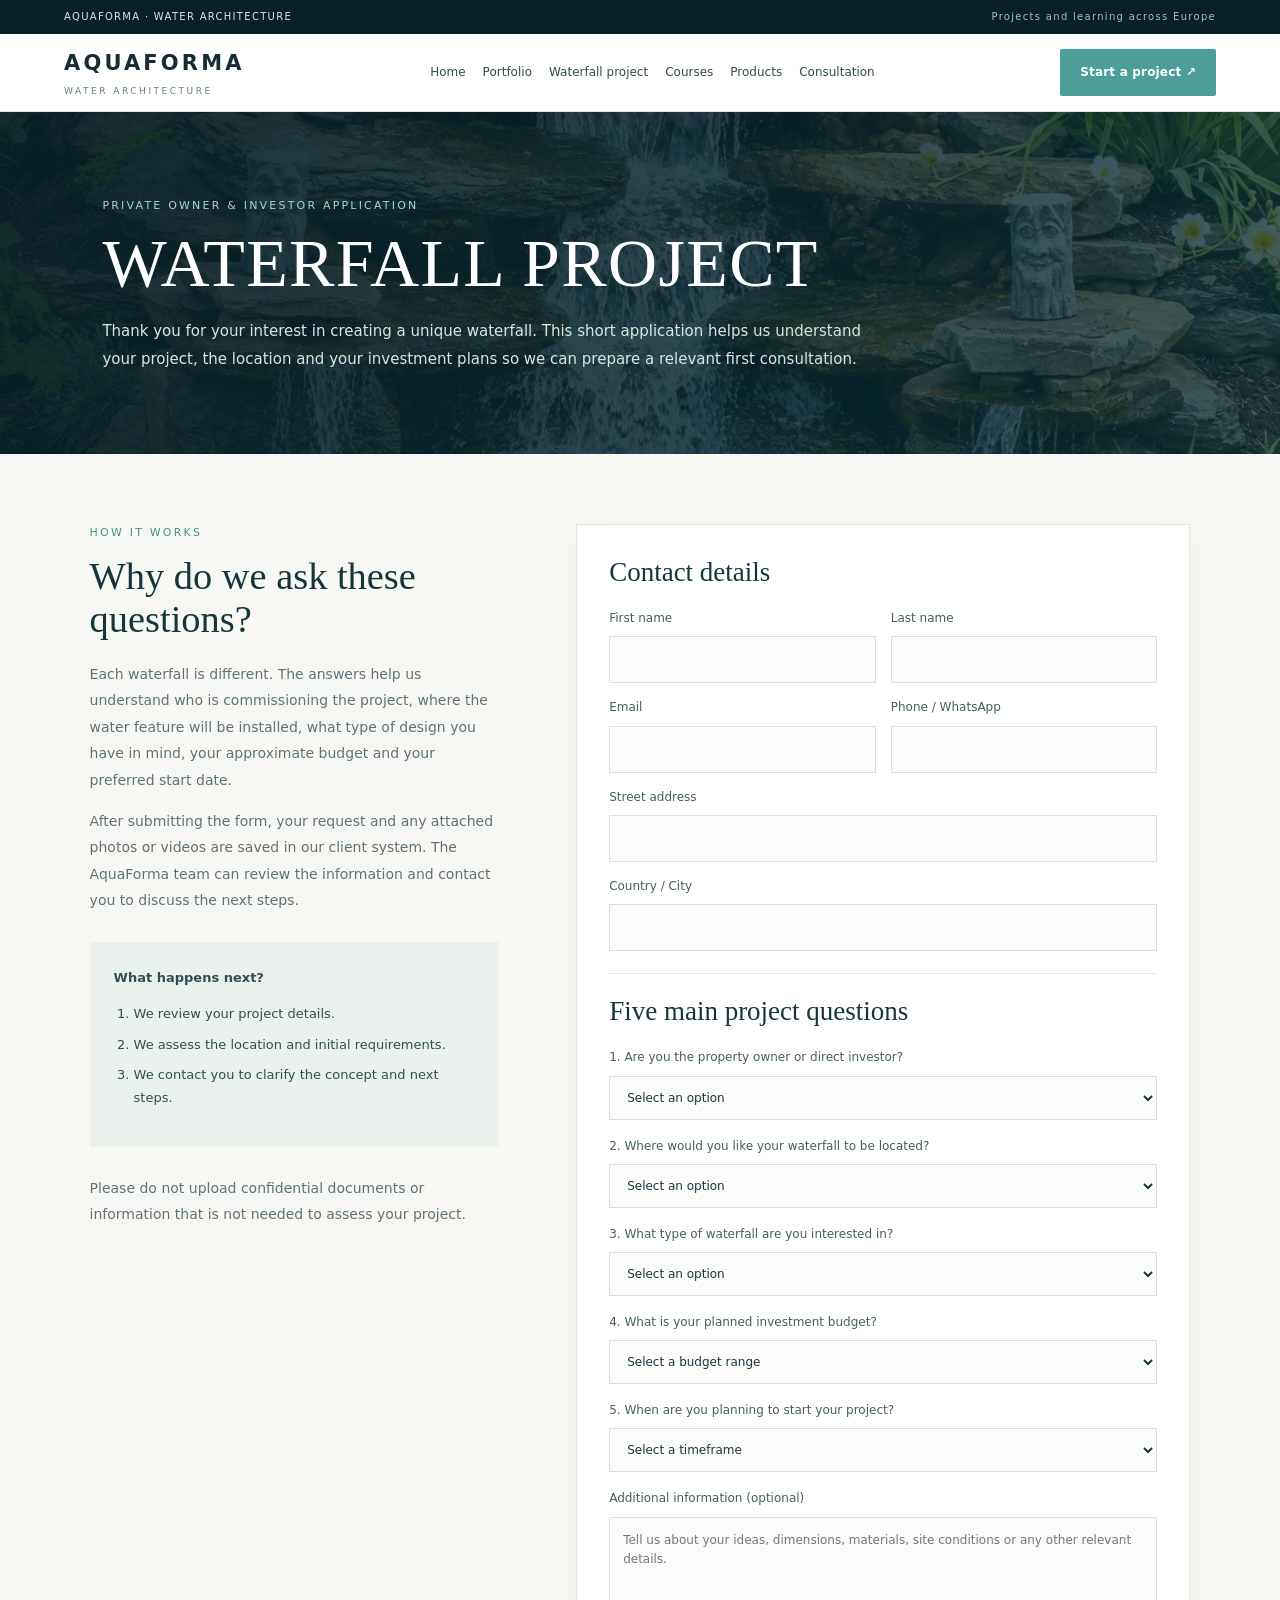
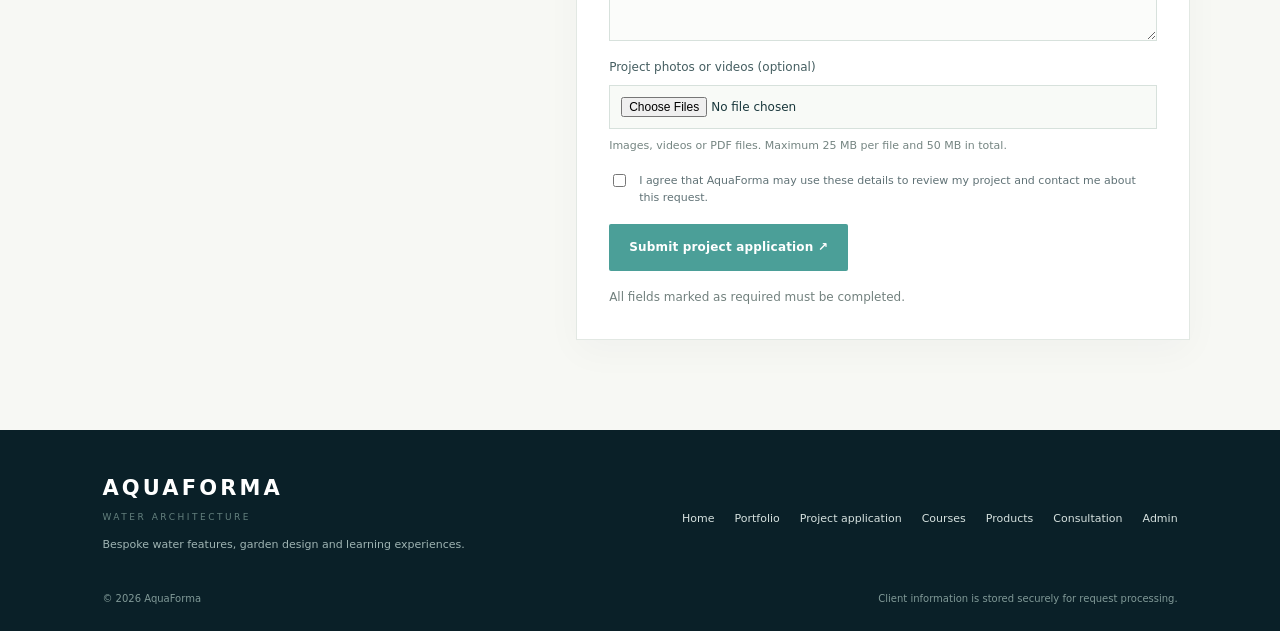
<file: application.html>
<!doctype html>
<html lang="en">
<head>
<meta charset="utf-8"><meta name="viewport" content="width=device-width,initial-scale=1,viewport-fit=cover">
<meta name="theme-color" content="#102c36">
<title>Waterfall project application | AquaForma</title>
<meta name="description" content="Apply for a custom AquaForma waterfall project.">
<link rel="stylesheet" href="/styles.css">
</head>
<body class="subpage">
<div class="topline"><span>AQUAFORMA · WATER ARCHITECTURE</span><span>Projects and learning across Europe</span></div>
<header class="nav sub-nav">
  <a class="logo" href="/">AQUAFORMA<small>WATER ARCHITECTURE</small></a>
  <nav class="navlinks">
    <a href="/">Home</a><a href="/portfolio.html">Portfolio</a><a href="/application.html">Waterfall project</a>
    <a href="/courses.html">Courses</a><a href="/products.html">Products</a><a href="/consultation.html">Consultation</a>
  </nav>
  <div class="rightnav"><a class="cta" href="/application.html">Start a project ↗</a><button class="mobile-menu" aria-label="Menu" aria-expanded="false">☰</button></div>
</header>
<main class="page-main">

<section class="page-hero">
  <div class="kicker">PRIVATE OWNER & INVESTOR APPLICATION</div>
  <h1>WATERFALL PROJECT</h1>
  <p>Thank you for your interest in creating a unique waterfall. This short application helps us understand your project, the location and your investment plans so we can prepare a relevant first consultation.</p>
</section>
<section class="page-content two-col">
  <div class="side-copy">
    <div class="kicker">HOW IT WORKS</div>
    <h2>Why do we ask these questions?</h2>
    <p>Each waterfall is different. The answers help us understand who is commissioning the project, where the water feature will be installed, what type of design you have in mind, your approximate budget and your preferred start date.</p>
    <p>After submitting the form, your request and any attached photos or videos are saved in our client system. The AquaForma team can review the information and contact you to discuss the next steps.</p>
    <div class="info-panel"><strong>What happens next?</strong><ol><li>We review your project details.</li><li>We assess the location and initial requirements.</li><li>We contact you to clarify the concept and next steps.</li></ol></div>
    <p class="small-note">Please do not upload confidential documents or information that is not needed to assess your project.</p>
  </div>
  <form class="portal-form" id="applicationForm">
    <h2>Contact details</h2>
    <div class="form-grid">
      <label>First name<input name="first_name" required maxlength="100" autocomplete="given-name"></label>
      <label>Last name<input name="last_name" required maxlength="100" autocomplete="family-name"></label>
      <label>Email<input type="email" name="email" required maxlength="254" autocomplete="email"></label>
      <label>Phone / WhatsApp<input name="phone" required maxlength="60" autocomplete="tel"></label>
      <label class="span-2">Street address<input name="address" required maxlength="300" autocomplete="street-address"></label>
      <label class="span-2">Country / City<input name="country_city" required maxlength="180" autocomplete="country-name"></label>
    </div>
    <div class="form-divider"></div>
    <h2>Five main project questions</h2>
    <label>1. Are you the property owner or direct investor?
      <select name="investor_type" required><option value="">Select an option</option><option>Property owner</option><option>Direct investor</option></select>
    </label>
    <label>2. Where would you like your waterfall to be located?
      <select name="location_type" required><option value="">Select an option</option><option>Indoor</option><option>Outdoor</option><option>Both</option></select>
    </label>
    <label>3. What type of waterfall are you interested in?
      <select name="waterfall_type" required><option value="">Select an option</option><option>Mobile waterfall</option><option>Permanent waterfall</option><option>Custom-designed waterfall</option><option>Not sure yet</option></select>
    </label>
    <label>4. What is your planned investment budget?
      <select name="budget" required><option value="">Select a budget range</option><option>€3,000–5,000</option><option>€5,000–15,000</option><option>€15,000–30,000</option><option>€30,000–50,000</option><option>€50,000–100,000</option><option>€100,000–250,000</option><option>€250,000+</option></select>
    </label>
    <label>5. When are you planning to start your project?
      <select name="timeline" required><option value="">Select a timeframe</option><option>Immediately</option><option>Within 3–6 months</option><option>Within 6–12 months</option><option>Future project</option></select>
    </label>
    <label>Additional information (optional)<textarea name="additional_info" rows="5" maxlength="10000" placeholder="Tell us about your ideas, dimensions, materials, site conditions or any other relevant details."></textarea></label>
    <label>Project photos or videos (optional)
      <input type="file" name="files" id="applicationFiles" multiple accept="image/jpeg,image/png,image/webp,image/gif,image/heic,image/heif,video/mp4,video/quicktime,video/webm,application/pdf">
      <small>Images, videos or PDF files. Maximum 25 MB per file and 50 MB in total.</small>
    </label>
    <label class="consent-row"><input type="checkbox" name="consent" required><span>I agree that AquaForma may use these details to review my project and contact me about this request.</span></label>
    <button class="cta" type="submit">Submit project application ↗</button>
    <p class="form-status" id="applicationStatus" role="status">All fields marked as required must be completed.</p>
  </form>
</section>

</main>
<footer>
  <div class="foot">
    <div><a class="logo" href="/">AQUAFORMA<small>WATER ARCHITECTURE</small></a><p>Bespoke water features, garden design and learning experiences.</p></div>
    <div class="footlinks"><a href="/">Home</a><a href="/portfolio.html">Portfolio</a><a href="/application.html">Project application</a><a href="/courses.html">Courses</a><a href="/products.html">Products</a><a href="/consultation.html">Consultation</a><a href="/admin.html">Admin</a></div>
  </div>
  <div class="copyright"><span>© <span id="year"></span> AquaForma</span><span>Client information is stored securely for request processing.</span></div>
</footer>
<script>
document.getElementById("year").textContent = new Date().getFullYear();
const menuButton=document.querySelector(".mobile-menu"),navLinks=document.querySelector(".navlinks");
if(menuButton&&navLinks){menuButton.addEventListener("click",()=>{const open=navLinks.classList.toggle("mobile-open");menuButton.setAttribute("aria-expanded",String(open));});navLinks.querySelectorAll("a").forEach(a=>a.addEventListener("click",()=>{navLinks.classList.remove("mobile-open");menuButton.setAttribute("aria-expanded","false");}));}
</script>
<script src="/application.js" defer></script></body></html>
</file>
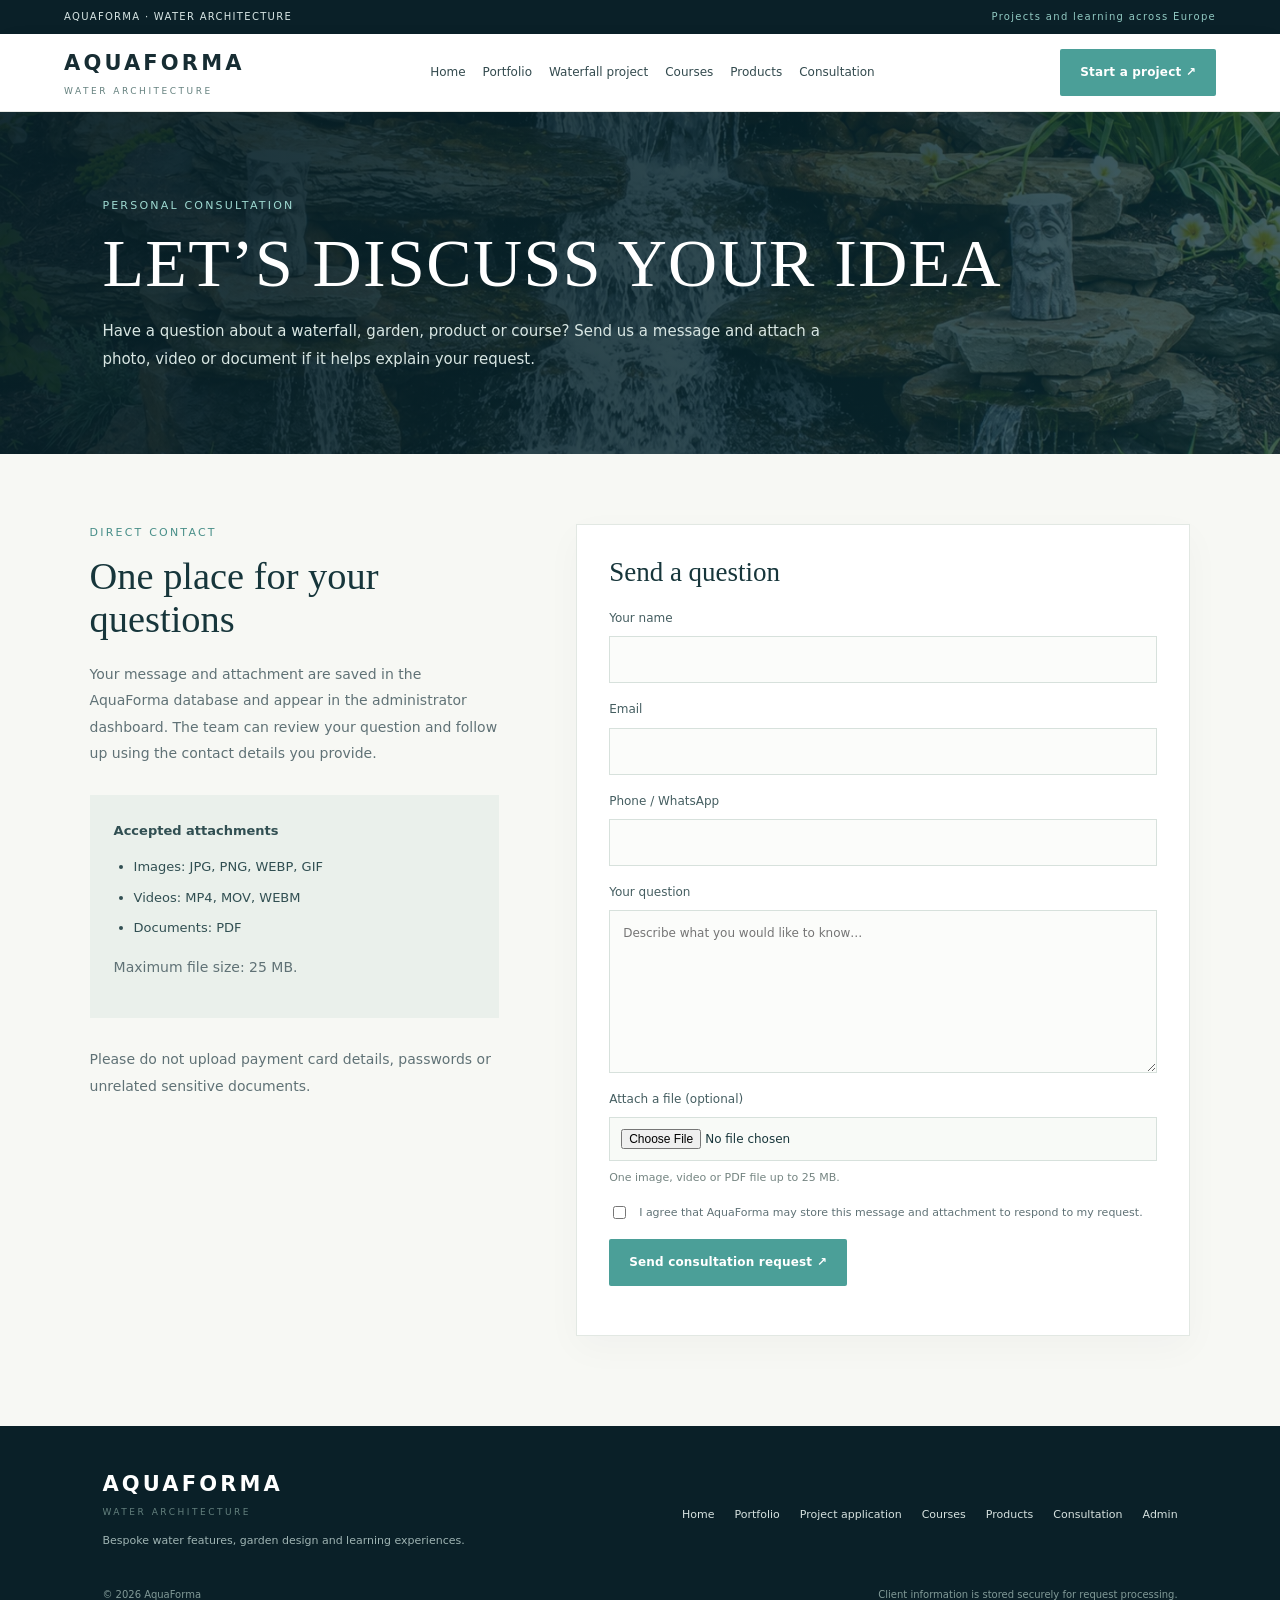
<file: consultation.html>
<!doctype html>
<html lang="en">
<head>
<meta charset="utf-8"><meta name="viewport" content="width=device-width,initial-scale=1,viewport-fit=cover">
<meta name="theme-color" content="#102c36">
<title>AquaForma consultation | AquaForma</title>
<meta name="description" content="Ask the AquaForma team a question and attach a supporting file.">
<link rel="stylesheet" href="/styles.css">
</head>
<body class="subpage">
<div class="topline"><span>AQUAFORMA · WATER ARCHITECTURE</span><span>Projects and learning across Europe</span></div>
<header class="nav sub-nav">
  <a class="logo" href="/">AQUAFORMA<small>WATER ARCHITECTURE</small></a>
  <nav class="navlinks">
    <a href="/">Home</a><a href="/portfolio.html">Portfolio</a><a href="/application.html">Waterfall project</a>
    <a href="/courses.html">Courses</a><a href="/products.html">Products</a><a href="/consultation.html">Consultation</a>
  </nav>
  <div class="rightnav"><a class="cta" href="/application.html">Start a project ↗</a><button class="mobile-menu" aria-label="Menu" aria-expanded="false">☰</button></div>
</header>
<main class="page-main">

<section class="page-hero">
  <div class="kicker">PERSONAL CONSULTATION</div>
  <h1>LET’S DISCUSS YOUR IDEA</h1>
  <p>Have a question about a waterfall, garden, product or course? Send us a message and attach a photo, video or document if it helps explain your request.</p>
</section>
<section class="page-content two-col">
  <div class="side-copy">
    <div class="kicker">DIRECT CONTACT</div><h2>One place for your questions</h2>
    <p>Your message and attachment are saved in the AquaForma database and appear in the administrator dashboard. The team can review your question and follow up using the contact details you provide.</p>
    <div class="info-panel"><strong>Accepted attachments</strong><ul><li>Images: JPG, PNG, WEBP, GIF</li><li>Videos: MP4, MOV, WEBM</li><li>Documents: PDF</li></ul><p>Maximum file size: 25 MB.</p></div>
    <p class="small-note">Please do not upload payment card details, passwords or unrelated sensitive documents.</p>
  </div>
  <form class="portal-form" id="consultationForm">
    <h2>Send a question</h2>
    <label>Your name<input name="name" required maxlength="160" autocomplete="name"></label>
    <label>Email<input type="email" name="email" required maxlength="254" autocomplete="email"></label>
    <label>Phone / WhatsApp<input name="phone" maxlength="60" autocomplete="tel"></label>
    <label>Your question<textarea name="question" required rows="7" maxlength="10000" placeholder="Describe what you would like to know…"></textarea></label>
    <label>Attach a file (optional)<input type="file" name="file" id="consultationFile" accept="image/jpeg,image/png,image/webp,image/gif,image/heic,image/heif,video/mp4,video/quicktime,video/webm,application/pdf"><small>One image, video or PDF file up to 25 MB.</small></label>
    <label class="consent-row"><input type="checkbox" name="consent" required><span>I agree that AquaForma may store this message and attachment to respond to my request.</span></label>
    <button class="cta" type="submit">Send consultation request ↗</button>
    <p class="form-status" id="consultationStatus" role="status"></p>
  </form>
</section>

</main>
<footer>
  <div class="foot">
    <div><a class="logo" href="/">AQUAFORMA<small>WATER ARCHITECTURE</small></a><p>Bespoke water features, garden design and learning experiences.</p></div>
    <div class="footlinks"><a href="/">Home</a><a href="/portfolio.html">Portfolio</a><a href="/application.html">Project application</a><a href="/courses.html">Courses</a><a href="/products.html">Products</a><a href="/consultation.html">Consultation</a><a href="/admin.html">Admin</a></div>
  </div>
  <div class="copyright"><span>© <span id="year"></span> AquaForma</span><span>Client information is stored securely for request processing.</span></div>
</footer>
<script>
document.getElementById("year").textContent = new Date().getFullYear();
const menuButton=document.querySelector(".mobile-menu"),navLinks=document.querySelector(".navlinks");
if(menuButton&&navLinks){menuButton.addEventListener("click",()=>{const open=navLinks.classList.toggle("mobile-open");menuButton.setAttribute("aria-expanded",String(open));});navLinks.querySelectorAll("a").forEach(a=>a.addEventListener("click",()=>{navLinks.classList.remove("mobile-open");menuButton.setAttribute("aria-expanded","false");}));}
</script>
<script src="/consultation.js" defer></script></body></html>
</file>
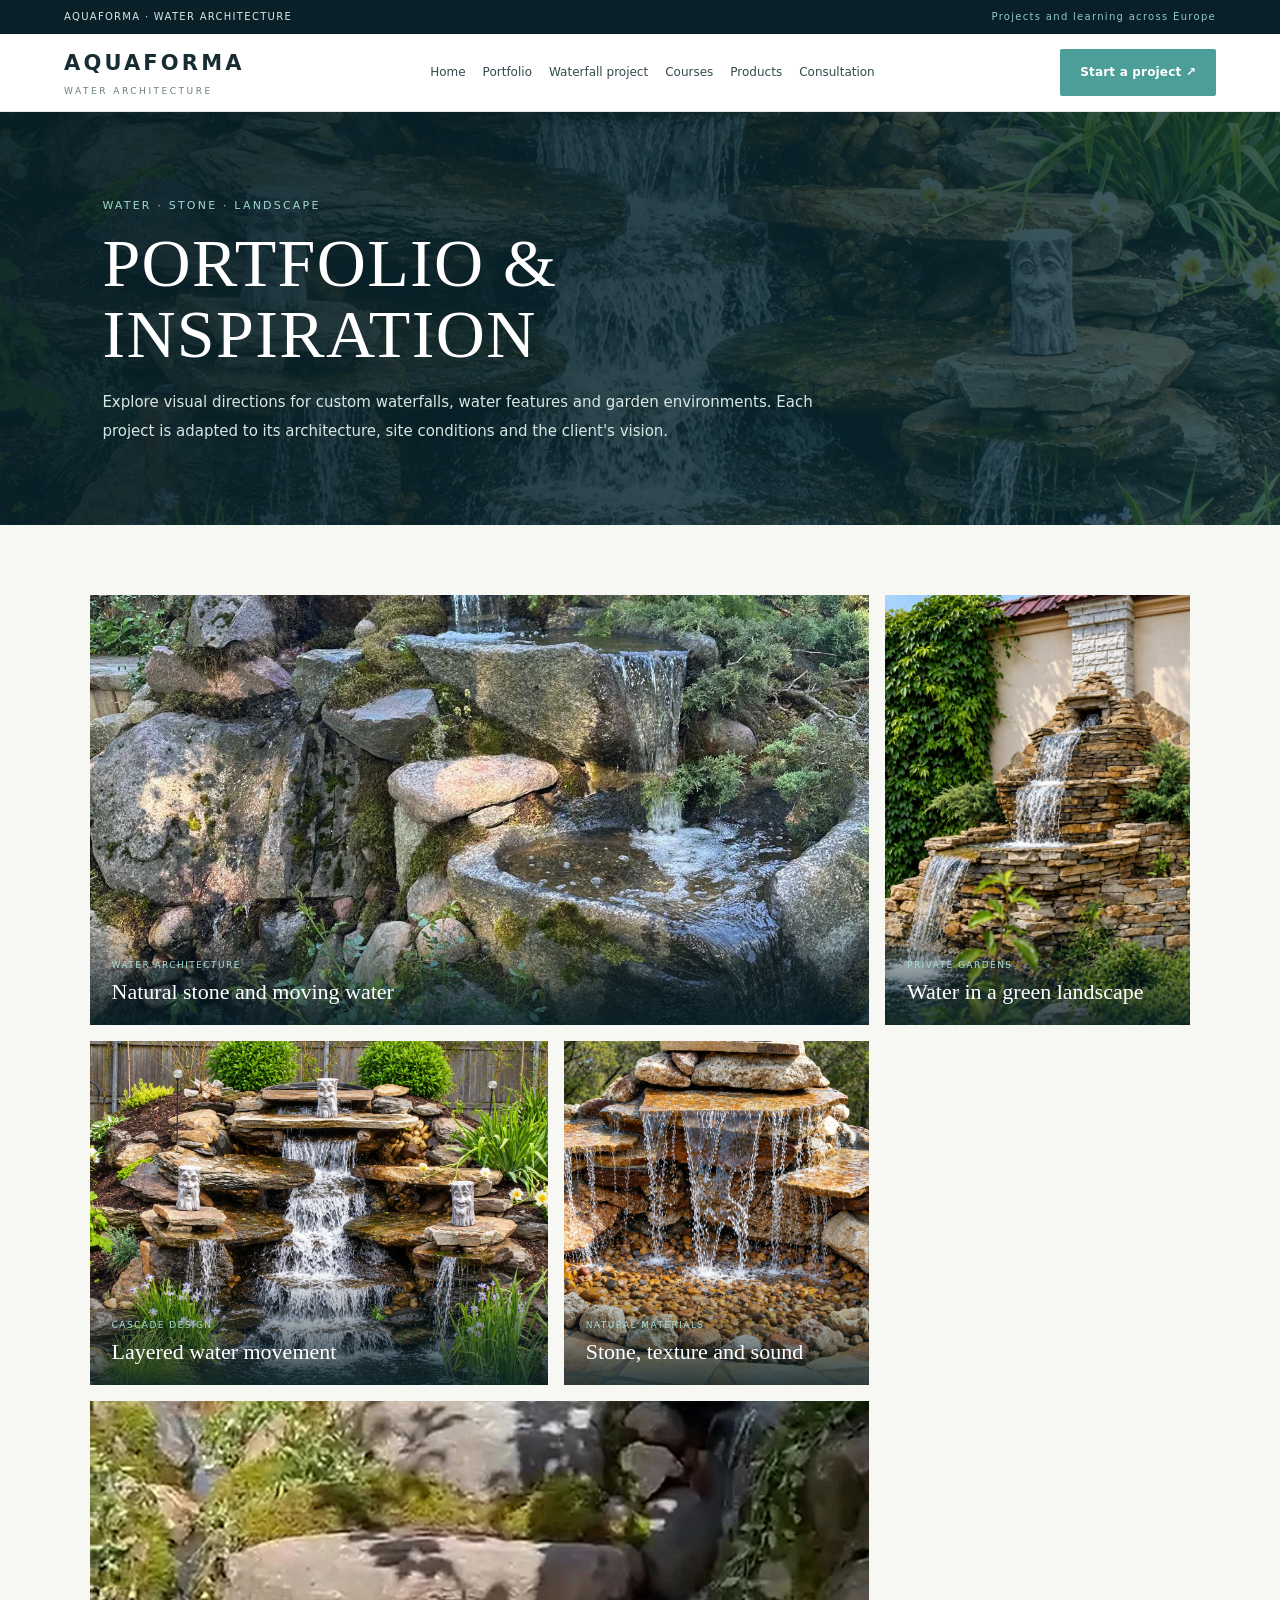
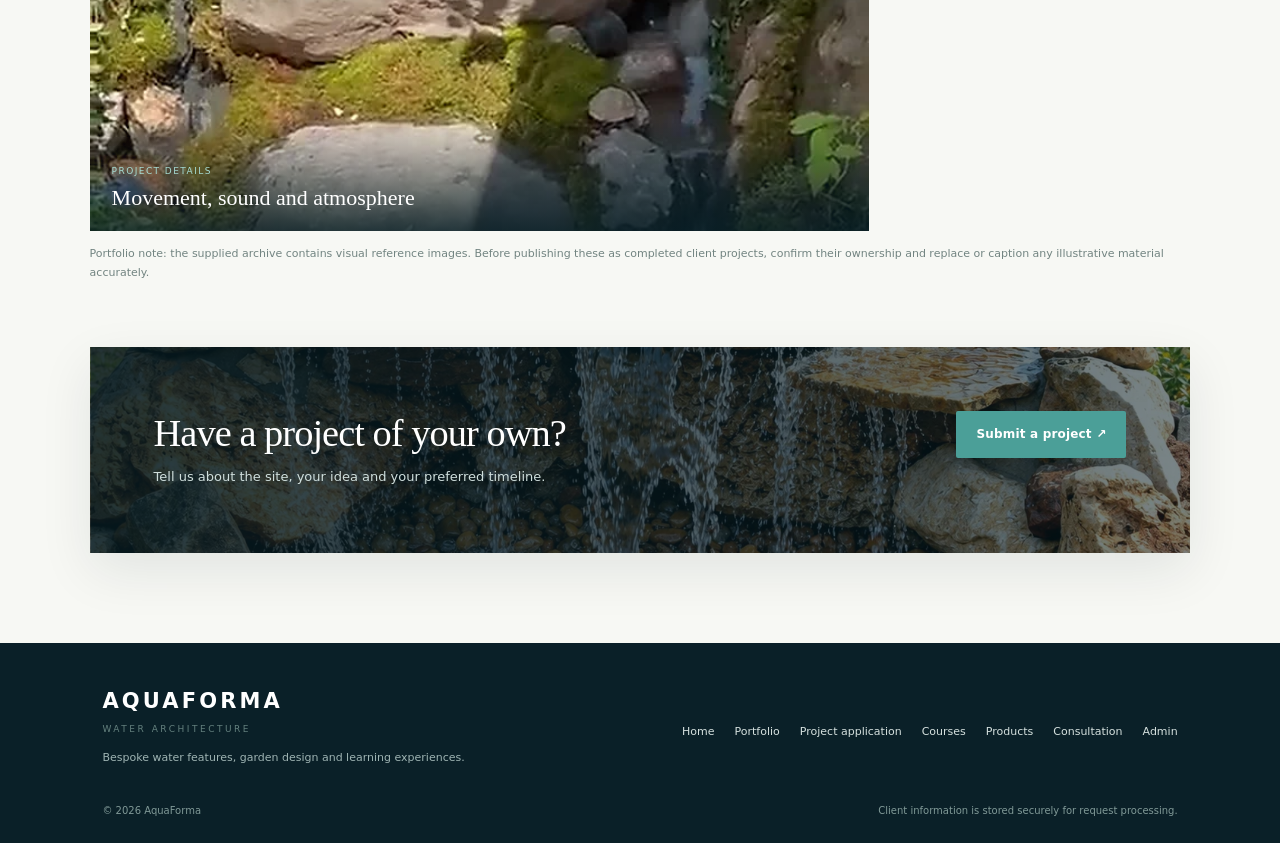
<file: portfolio.html>
<!doctype html>
<html lang="en">
<head>
<meta charset="utf-8"><meta name="viewport" content="width=device-width,initial-scale=1,viewport-fit=cover">
<meta name="theme-color" content="#102c36">
<title>AquaForma portfolio | AquaForma</title>
<meta name="description" content="AquaForma water architecture and garden design portfolio.">
<link rel="stylesheet" href="/styles.css">
</head>
<body class="subpage">
<div class="topline"><span>AQUAFORMA · WATER ARCHITECTURE</span><span>Projects and learning across Europe</span></div>
<header class="nav sub-nav">
  <a class="logo" href="/">AQUAFORMA<small>WATER ARCHITECTURE</small></a>
  <nav class="navlinks">
    <a href="/">Home</a><a href="/portfolio.html">Portfolio</a><a href="/application.html">Waterfall project</a>
    <a href="/courses.html">Courses</a><a href="/products.html">Products</a><a href="/consultation.html">Consultation</a>
  </nav>
  <div class="rightnav"><a class="cta" href="/application.html">Start a project ↗</a><button class="mobile-menu" aria-label="Menu" aria-expanded="false">☰</button></div>
</header>
<main class="page-main">

<section class="page-hero">
  <div class="kicker">WATER · STONE · LANDSCAPE</div>
  <h1>PORTFOLIO & INSPIRATION</h1>
  <p>Explore visual directions for custom waterfalls, water features and garden environments. Each project is adapted to its architecture, site conditions and the client's vision.</p>
</section>
<section class="page-content">
  <div class="portfolio-grid">
    <figure class="portfolio-item wide"><img src="/assets/fountain-real.webp" alt="Water feature and natural stone composition"><figcaption><span>WATER ARCHITECTURE</span><strong>Natural stone and moving water</strong></figcaption></figure>
    <figure class="portfolio-item"><img src="/assets/fountain-01.webp" alt="Garden waterfall inspiration"><figcaption><span>PRIVATE GARDENS</span><strong>Water in a green landscape</strong></figcaption></figure>
    <figure class="portfolio-item"><img src="/assets/fountain-02.webp" alt="Multi-level waterfall inspiration"><figcaption><span>CASCADE DESIGN</span><strong>Layered water movement</strong></figcaption></figure>
    <figure class="portfolio-item"><img src="/assets/fountain-03.webp" alt="Stone waterfall detail"><figcaption><span>NATURAL MATERIALS</span><strong>Stone, texture and sound</strong></figcaption></figure>
    <figure class="portfolio-item wide"><img src="/assets/fountain-video-01-poster.webp" alt="Water feature video still"><figcaption><span>PROJECT DETAILS</span><strong>Movement, sound and atmosphere</strong></figcaption></figure>
  </div>
  <p class="notice">Portfolio note: the supplied archive contains visual reference images. Before publishing these as completed client projects, confirm their ownership and replace or caption any illustrative material accurately.</p>
  <div class="banner portfolio-cta"><div><h2>Have a project of your own?</h2><p>Tell us about the site, your idea and your preferred timeline.</p></div><a class="cta" href="/application.html">Submit a project ↗</a></div>
</section>

</main>
<footer>
  <div class="foot">
    <div><a class="logo" href="/">AQUAFORMA<small>WATER ARCHITECTURE</small></a><p>Bespoke water features, garden design and learning experiences.</p></div>
    <div class="footlinks"><a href="/">Home</a><a href="/portfolio.html">Portfolio</a><a href="/application.html">Project application</a><a href="/courses.html">Courses</a><a href="/products.html">Products</a><a href="/consultation.html">Consultation</a><a href="/admin.html">Admin</a></div>
  </div>
  <div class="copyright"><span>© <span id="year"></span> AquaForma</span><span>Client information is stored securely for request processing.</span></div>
</footer>
<script>
document.getElementById("year").textContent = new Date().getFullYear();
const menuButton=document.querySelector(".mobile-menu"),navLinks=document.querySelector(".navlinks");
if(menuButton&&navLinks){menuButton.addEventListener("click",()=>{const open=navLinks.classList.toggle("mobile-open");menuButton.setAttribute("aria-expanded",String(open));});navLinks.querySelectorAll("a").forEach(a=>a.addEventListener("click",()=>{navLinks.classList.remove("mobile-open");menuButton.setAttribute("aria-expanded","false");}));}
</script>
</body></html>
</file>
<file: styles.css>
:root{--navy:#102c36;--deep:#0a2028;--teal:#5baea8;--sand:#e9e3d8;--white:#f8f7f3;--muted:#b7c7c7}
*{box-sizing:border-box}html{scroll-behavior:smooth}body{margin:0;font-family:Inter,Arial,sans-serif;background:var(--white);color:#172d33}a{color:inherit;text-decoration:none}button,input,select,textarea{font:inherit}.topline{background:#0a2028;color:#d8e6e5;padding:9px 5%;display:flex;justify-content:space-between;font-size:12px;letter-spacing:.08em}.topline span:last-child{color:#91c9c2}.nav{height:82px;display:flex;align-items:center;justify-content:space-between;padding:0 5%;background:#fff;position:sticky;top:0;z-index:5;border-bottom:1px solid #e6e7e3}.logo{font-size:22px;font-weight:800;letter-spacing:.12em}.logo small{display:block;font-size:9px;letter-spacing:.28em;font-weight:500;margin-top:4px;color:#64807e}.navlinks{display:flex;gap:28px;font-size:13px;color:#334a4e}.navlinks a:hover{color:#318d87}.rightnav{display:flex;gap:14px;align-items:center}.lang{border:1px solid #d7e0dd;background:#fff;padding:9px 10px;border-radius:2px;color:#213a3e}.cta{background:var(--teal);color:#fff;padding:13px 18px;border:0;display:inline-block;font-size:12px;letter-spacing:.04em;cursor:pointer;transition:.2s}.cta:hover{background:#398b85}.hero{min-height:640px;background:linear-gradient(90deg,rgba(4,25,32,.83),rgba(4,25,32,.25)),url('/assets/water-feature.svg') center/cover;display:flex;align-items:center;color:white;padding:90px 9%;position:relative}.hero:after{content:"";position:absolute;inset:0;background:linear-gradient(0deg,rgba(6,28,35,.25),transparent 45%);pointer-events:none}.hero-content{max-width:690px;position:relative;z-index:1}.eyebrow{font-size:11px;letter-spacing:.22em;text-transform:uppercase;color:#9ed9d1;margin-bottom:22px}.hero h1{font-family:Georgia,serif;font-weight:400;font-size:clamp(42px,6vw,76px);line-height:1.03;margin:0 0 24px;max-width:700px}.hero p{font-size:16px;line-height:1.8;max-width:530px;color:#e0e9e7;margin-bottom:30px}.hero-actions{display:flex;gap:12px;flex-wrap:wrap}.outline{border:1px solid #d8e7e4;padding:13px 18px;font-size:12px}.trust{background:var(--deep);color:white;padding:26px 8%;display:grid;grid-template-columns:repeat(4,1fr);gap:20px}.trust div{border-left:1px solid #3d555a;padding-left:20px}.trust strong{font-family:Georgia,serif;font-size:25px;font-weight:400;display:block;margin-bottom:5px}.trust span{font-size:11px;color:#b6c8c7;letter-spacing:.06em}.section{padding:95px 8%;}.section-head{display:flex;justify-content:space-between;align-items:end;gap:35px;margin-bottom:38px}.kicker{font-size:11px;letter-spacing:.2em;color:#498f89;text-transform:uppercase;margin-bottom:13px}.section h2{font:400 clamp(32px,4vw,49px)/1.12 Georgia,serif;margin:0;color:#18353b;max-width:620px}.section-head p{max-width:390px;color:#607276;line-height:1.8;font-size:14px;margin:0}.cards{display:grid;grid-template-columns:repeat(3,1fr);gap:20px}.service-card{background:#fff}.service-card img{width:100%;height:260px;object-fit:cover;display:block}.card-body{padding:24px 22px 27px}.num{font-size:10px;color:#4d9c95;letter-spacing:.16em}.card-body h3{font:400 25px Georgia,serif;margin:12px 0}.card-body p{font-size:13px;color:#66787a;line-height:1.75;min-height:68px}.arrow{display:inline-flex;gap:10px;align-items:center;margin-top:10px;font-size:12px;color:#337e78}.about{background:#e9eeea;display:grid;grid-template-columns:1fr 1fr;gap:7%;align-items:center}.about img{width:100%;height:540px;object-fit:cover}.about-copy p{color:#5b6e70;line-height:1.9;font-size:14px}.checks{display:grid;grid-template-columns:1fr 1fr;gap:15px;margin:25px 0}.checks span{font-size:12px;color:#304e51}.checks span:before{content:"✓";color:#439b91;margin-right:9px}.projects{background:#102c36;color:#fff}.projects h2{color:#fff}.projects .section-head p{color:#b8c9c8}.project-grid{display:grid;grid-template-columns:1.15fr .85fr .85fr;gap:16px}.project{height:370px;position:relative;overflow:hidden;background:#24434a}.project img{width:100%;height:100%;object-fit:cover;transition:transform .6s}.project:hover img{transform:scale(1.05)}.project:after{content:"";position:absolute;inset:40% 0 0;background:linear-gradient(transparent,rgba(0,0,0,.75))}.project-label{position:absolute;z-index:1;bottom:23px;left:22px;color:white}.project-label small{font-size:10px;letter-spacing:.15em;color:#b4e1dc}.project-label h3{font:400 24px Georgia,serif;margin:8px 0 0}.process-grid{display:grid;grid-template-columns:repeat(4,1fr);gap:24px;margin-top:42px}.step{border-top:1px solid #bdcbc7;padding-top:20px}.step b{font:400 32px Georgia,serif;color:#60a9a2}.step h3{font-size:16px;margin:16px 0 9px}.step p{font-size:13px;line-height:1.7;color:#657578}.banner{margin:0 8% 90px;padding:54px 6%;background:linear-gradient(90deg,rgba(8,35,42,.88),rgba(8,35,42,.5)),url('/assets/garden-pond.svg') center/cover;color:white;display:flex;align-items:center;justify-content:space-between;gap:25px}.banner h2{font:400 clamp(28px,3vw,42px) Georgia,serif;margin:0 0 10px}.banner p{font-size:13px;color:#d0dfdd;margin:0}.contact{background:#e9eeea;display:grid;grid-template-columns:.8fr 1.2fr;gap:8%}.contact p{color:#607276;line-height:1.8;font-size:14px}.contact-details{margin-top:30px;font-size:13px;line-height:2.2}.form{background:#fff;padding:30px;display:grid;grid-template-columns:1fr 1fr;gap:16px}.form label{font-size:11px;color:#516669;display:block}.form input,.form select,.form textarea{width:100%;margin-top:8px;border:1px solid #d9e1dd;padding:13px;background:#fbfcfa;outline-color:#5baea8}.form .full{grid-column:1/-1}.form textarea{min-height:110px;resize:vertical}.form button{justify-self:start}.foot{background:#0a2028;color:#d6e1df;padding:42px 8% 25px;display:flex;justify-content:space-between;gap:30px;align-items:center}.foot .logo{color:white}.foot p{font-size:11px;color:#9fb4b3;line-height:1.8}.footlinks{display:flex;gap:20px;font-size:11px}.copyright{background:#0a2028;color:#809997;padding:0 8% 22px;font-size:10px;display:flex;justify-content:space-between}.notice{font-size:11px;color:#728481;margin-top:14px}.mobile-menu{display:none}
@media(max-width:900px){.navlinks{display:none}.mobile-menu{display:block;border:0;background:none;font-size:24px}.rightnav .cta{display:none}.hero{min-height:570px;padding:70px 7%}.trust{grid-template-columns:1fr 1fr}.section{padding:70px 6%}.section-head{display:block}.section-head p{margin-top:20px}.cards{grid-template-columns:1fr 1fr}.about{grid-template-columns:1fr}.about img{height:380px}.project-grid{grid-template-columns:1fr 1fr}.project:first-child{grid-column:1/-1}.process-grid{grid-template-columns:1fr 1fr}.contact{grid-template-columns:1fr}.banner{margin:0 6% 70px}.foot{flex-wrap:wrap}}
@media(max-width:560px){.topline{font-size:9px}.nav{height:70px;padding:0 5%}.logo{font-size:18px}.lang{padding:8px 5px;font-size:11px}.hero{min-height:590px}.hero h1{font-size:44px}.hero p{font-size:14px}.trust{padding:25px 6%;gap:22px}.trust strong{font-size:22px}.cards,.project-grid,.process-grid{grid-template-columns:1fr}.project:first-child{grid-column:auto}.project{height:300px}.service-card img{height:230px}.section{padding:60px 6%}.about img{height:300px}.checks{grid-template-columns:1fr}.banner{padding:35px 25px;display:block}.banner .cta{margin-top:22px}.form{grid-template-columns:1fr;padding:22px}.form .full{grid-column:auto}.footlinks{flex-wrap:wrap}.copyright{gap:10px;flex-direction:column}}

/* Mobile navigation and form usability */
.mobile-menu{cursor:pointer;color:#18353b}
.form button:disabled{opacity:.65;cursor:wait}
@media(max-width:900px){.nav{position:sticky}.navlinks.mobile-open{display:flex;position:absolute;top:100%;left:0;right:0;background:#fff;padding:22px 6%;box-shadow:0 12px 20px #0a20281a;flex-direction:column;align-items:flex-start;gap:18px;z-index:10}}
@media(max-width:560px){.form input,.form select,.form textarea{font-size:16px}}


/* AquaForma editorial redesign: real photography, generous rhythm and responsive media */
:root{--navy:#102c36;--deep:#071c23;--teal:#4b9f98;--sand:#e9e3d8;--white:#f8f7f3;--muted:#b7c7c7;--ink:#18353b;--line:#dce4df;--shadow:0 18px 50px rgba(8,35,42,.09)}
html{scroll-padding-top:92px;scroll-behavior:smooth}
body{font-family:Inter,ui-sans-serif,system-ui,-apple-system,BlinkMacSystemFont,"Segoe UI",Arial,sans-serif;line-height:1.6;overflow-x:hidden;-webkit-font-smoothing:antialiased;text-rendering:optimizeLegibility}
img{max-width:100%}
.topline{padding:9px clamp(20px,5vw,76px);font-size:10px;letter-spacing:.13em}
.nav{height:78px;padding:0 clamp(20px,5vw,76px);box-shadow:0 8px 28px rgba(8,35,42,.035)}
.navlinks{gap:clamp(14px,2vw,30px);font-size:12px}
.logo{font-size:21px;letter-spacing:.15em}
.cta{border-radius:2px;font-weight:650;letter-spacing:.015em;padding:14px 20px;transition:background .25s ease,transform .25s ease,box-shadow .25s ease}
.cta:hover{transform:translateY(-1px);box-shadow:0 8px 20px rgba(34,109,103,.18)}
.hero{min-height:min(760px,calc(100svh - 112px));padding:clamp(65px,8vw,120px) clamp(24px,9vw,140px);background-image:linear-gradient(90deg,rgba(4,24,30,.82) 0%,rgba(4,24,30,.54) 48%,rgba(4,24,30,.12) 100%),linear-gradient(0deg,rgba(4,24,30,.22),transparent 45%),url('/assets/fountain-01.webp');background-position:center,center,center 54%;background-size:cover;color:#fff}
.hero:after{display:none}
.hero-content{max-width:760px}
.hero h1{max-width:760px;font-size:clamp(44px,6.4vw,88px);line-height:.99;letter-spacing:-.035em;text-wrap:balance}
.hero p{max-width:570px;font-size:clamp(14px,1.25vw,17px);line-height:1.85;color:rgba(255,255,255,.88)}
.eyebrow{font-size:10px;letter-spacing:.24em}
.outline{border-radius:2px;transition:background .2s ease,color .2s ease}
.outline:hover{background:#fff;color:var(--deep)}
.trust{padding:28px clamp(22px,8vw,120px);gap:26px}
.trust div{padding-left:22px}
.trust span{line-height:1.6;display:block}
.section{padding:clamp(66px,7.2vw,112px) clamp(22px,8vw,120px)}
.section-head{gap:clamp(24px,5vw,72px);margin-bottom:clamp(28px,4vw,48px)}
.section h2,.banner h2{letter-spacing:-.025em;text-wrap:balance}
.section-head p{max-width:430px;font-size:14px;line-height:1.9}
.cards{gap:clamp(14px,2vw,26px)}
.service-card{overflow:hidden;border:1px solid rgba(20,53,59,.07);box-shadow:0 4px 22px rgba(8,35,42,.035);transition:transform .3s ease,box-shadow .3s ease}
.service-card:hover{transform:translateY(-5px);box-shadow:var(--shadow)}
.service-card img{height:auto;aspect-ratio:4/3;object-fit:cover;transition:transform .6s ease}
.service-card:hover img{transform:scale(1.025)}
.card-body{padding:clamp(20px,2.2vw,30px)}
.card-body h3{font-size:clamp(22px,2vw,27px);line-height:1.2;text-wrap:balance}
.card-body p{min-height:0;line-height:1.8}
.about{gap:clamp(30px,7vw,100px)}
.about img{height:auto;aspect-ratio:4/4.5;box-shadow:var(--shadow)}
.about-copy p{line-height:1.9}
.checks{gap:13px 18px}
.checks span{line-height:1.6}
.projects{position:relative}
.project-grid{grid-template-columns:1.18fr .9fr .9fr;gap:clamp(10px,1.4vw,18px)}
.project{height:auto;aspect-ratio:4/4.5;border-radius:2px}
.project:first-child{aspect-ratio:4/4.5}
.project img{filter:saturate(.9);object-fit:cover}
.project-label{left:clamp(16px,2vw,24px);right:16px;bottom:clamp(16px,2vw,25px)}
.project-label h3{font-size:clamp(20px,2.2vw,28px);line-height:1.2}
.projects .notice{color:#aebfbd}
.design{background:#f0f2ee}
.design-grid{display:grid;grid-template-columns:repeat(3,minmax(0,1fr));gap:clamp(18px,3vw,44px);margin-top:10px}
.design-card{padding:24px 0 8px;border-top:1px solid #b9cbc5}
.design-index{font-size:10px;letter-spacing:.16em;color:#528e88}
.design-card h3{font:400 clamp(23px,2.4vw,31px)/1.2 Georgia,serif;color:var(--ink);margin:20px 0 12px;max-width:300px;text-wrap:balance}
.design-card p{font-size:13px;line-height:1.9;color:#637477;margin:0;max-width:360px}
.video-section{background:#fff}
.video-grid{display:grid;grid-template-columns:repeat(2,minmax(0,1fr));gap:clamp(18px,2.5vw,34px)}
.video-card{min-width:0;background:#f6f7f3;border:1px solid #e6ebe7;box-shadow:0 8px 30px rgba(8,35,42,.045)}
.video-frame{aspect-ratio:16/9;background:#0a2028;overflow:hidden}
.video-frame iframe{display:block;width:100%;height:100%;border:0}
.video-caption{padding:23px clamp(18px,2.5vw,30px) 26px}
.video-caption h3{font:400 clamp(23px,2.5vw,31px)/1.2 Georgia,serif;color:var(--ink);margin:12px 0 8px;text-wrap:balance}
.video-caption p{font-size:13px;color:#637477;line-height:1.8;margin:0;max-width:520px}
.video-note{margin-top:22px;max-width:900px;line-height:1.7}
.process-grid{gap:clamp(18px,2.6vw,36px)}
.step p{line-height:1.85}
.faq-section{background:#f0f2ee}
.faq-layout{display:grid;grid-template-columns:.8fr 1.2fr;gap:clamp(30px,8vw,120px);align-items:start}
.faq-list{border-top:1px solid #c8d3ce}
.faq-list details{border-bottom:1px solid #c8d3ce;padding:20px 0}
.faq-list summary{cursor:pointer;list-style:none;position:relative;padding:0 34px 0 0;font-size:15px;font-weight:650;color:var(--ink)}
.faq-list summary::-webkit-details-marker{display:none}
.faq-list summary:after{content:"+";position:absolute;right:4px;top:-5px;color:#4b9f98;font-size:25px;font-weight:300}
.faq-list details[open] summary:after{content:"−"}
.faq-list details p{font-size:13px;line-height:1.9;color:#637477;margin:14px 32px 2px 0;max-width:650px}
.banner{margin:0 clamp(22px,8vw,120px) clamp(66px,7vw,100px);padding:clamp(32px,5vw,68px);background-image:linear-gradient(90deg,rgba(5,25,31,.88),rgba(5,25,31,.53)),url('/assets/fountain-03.webp');background-position:center;background-size:cover;box-shadow:var(--shadow)}
.banner p{max-width:520px;line-height:1.8}
.contact{gap:clamp(30px,6vw,90px)}
.contact-details{line-height:2.4}
.form{gap:18px;box-shadow:var(--shadow)}
.form input,.form select,.form textarea{border-radius:2px;transition:border-color .2s ease,box-shadow .2s ease}
.form input:focus,.form select:focus,.form textarea:focus{border-color:#4b9f98;box-shadow:0 0 0 3px rgba(75,159,152,.12)}
.form button{align-self:start}
.notice{line-height:1.7}
.foot{padding:42px clamp(22px,8vw,120px) 25px}
.copyright{padding:0 clamp(22px,8vw,120px) 24px;gap:18px;line-height:1.6}

@media(max-width:1100px){.navlinks{gap:14px}.logo{font-size:19px}.nav{padding-inline:24px}.rightnav{gap:10px}.navlinks{font-size:11px}.hero{padding-inline:7%}.section{padding-inline:6%}.banner{margin-inline:6%}.design-grid{gap:22px}}
@media(max-width:900px){.nav{height:74px}.navlinks{display:none}.mobile-menu{display:block;font-size:26px;line-height:1;padding:7px}.rightnav .cta{display:none}.navlinks.mobile-open{display:flex;position:absolute;top:100%;left:0;right:0;background:#fff;padding:22px 6%;box-shadow:0 14px 25px rgba(8,35,42,.12);flex-direction:column;align-items:flex-start;gap:18px;z-index:10}.hero{min-height:590px}.section-head{display:grid;grid-template-columns:1fr;gap:16px}.section-head p{margin-top:0;max-width:680px}.about{grid-template-columns:1fr 1fr;gap:32px}.about img{height:100%;min-height:430px;object-fit:cover}.project-grid{grid-template-columns:repeat(3,minmax(0,1fr))}.process-grid{grid-template-columns:repeat(2,minmax(0,1fr))}.contact{grid-template-columns:1fr 1.1fr}.design-grid{grid-template-columns:1fr 1fr}.design-card:last-child{grid-column:1/-1}.faq-layout{grid-template-columns:1fr;gap:26px}.video-grid{gap:18px}}
@media(max-width:680px){.topline{padding:8px 18px;font-size:8px;letter-spacing:.08em;gap:10px}.topline span:last-child{text-align:right}.nav{height:68px;padding-inline:18px}.logo{font-size:18px}.logo small{font-size:8px}.rightnav{gap:8px}.lang{font-size:11px;padding:8px 7px}.hero{min-height:610px;padding:72px 24px 60px;background-position:center,center,60% center}.hero h1{font-size:clamp(42px,11vw,60px);max-width:570px}.hero p{font-size:14px;line-height:1.8}.hero-actions{gap:10px}.hero-actions .cta,.hero-actions .outline{font-size:11px;padding:13px 14px}.trust{padding:24px 22px;grid-template-columns:1fr 1fr;gap:24px 15px}.trust div{padding-left:13px}.trust strong{font-size:23px}.trust span{font-size:10px}.section{padding:64px 22px}.section h2{font-size:clamp(32px,8vw,43px)}.cards{grid-template-columns:1fr;gap:16px}.service-card img{aspect-ratio:5/3;height:auto}.card-body{padding:22px}.about{grid-template-columns:1fr;gap:28px}.about img{height:auto;min-height:0;aspect-ratio:5/4}.checks{grid-template-columns:1fr 1fr}.projects{padding-inline:22px}.project-grid{grid-template-columns:1fr;gap:12px}.project,.project:first-child{aspect-ratio:5/3;height:auto}.project-label h3{font-size:25px}.design-grid{grid-template-columns:1fr;gap:22px}.design-card:last-child{grid-column:auto}.design-card{padding-top:18px}.design-card h3{margin-top:14px}.video-grid{grid-template-columns:1fr;gap:18px}.video-caption{padding:20px}.process-grid{grid-template-columns:1fr 1fr;gap:22px 16px}.banner{margin:0 22px 64px;padding:34px 24px;display:block}.banner .cta{margin-top:20px}.contact{grid-template-columns:1fr;gap:28px}.form{padding:22px;grid-template-columns:1fr}.form .full{grid-column:auto}.foot{padding:36px 22px 20px;align-items:flex-start;flex-direction:column}.footlinks{gap:18px;flex-wrap:wrap}.copyright{padding:0 22px 22px;flex-direction:column;gap:8px}.faq-layout{gap:20px}.faq-list summary{font-size:14px}.faq-list details p{margin-right:0}}
@media(max-width:380px){.topline{font-size:7px}.hero{padding-inline:19px}.hero h1{font-size:39px}.hero-actions{align-items:stretch;flex-direction:column;max-width:250px}.hero-actions a{text-align:center}.trust{padding-inline:18px}.checks{grid-template-columns:1fr}.process-grid{grid-template-columns:1fr}.lang{padding:7px 5px}}
@media(prefers-reduced-motion:reduce){html{scroll-behavior:auto}*,*::before,*::after{animation-duration:.01ms!important;animation-iteration-count:1!important;transition-duration:.01ms!important;scroll-behavior:auto!important}}


/* AquaForma client portal */
.why-waterfall{background:#eef2ee}
.benefit-grid{display:grid;grid-template-columns:repeat(3,1fr);gap:16px;margin-top:38px}
.benefit-grid article{background:#fff;padding:27px;border:1px solid #e2e9e4}
.benefit-grid article span,.client-links>a>span{font-size:10px;letter-spacing:.16em;color:#4b9991}
.benefit-grid h3{font:400 23px Georgia,serif;margin:14px 0 10px;color:#17363b}
.benefit-grid p{font-size:13px;line-height:1.8;color:#657679;margin:0}
.why-signoff{font:italic 18px Georgia,serif;letter-spacing:.08em;color:#387f79;margin:35px 0 0}
.client-area{background:#fff}
.client-links{display:grid;grid-template-columns:repeat(5,1fr);gap:14px;margin-top:35px}
.client-links>a{display:flex;flex-direction:column;align-items:flex-start;background:#f1f4f0;border:1px solid #e2e8e3;padding:23px;min-height:220px;transition:.2s}
.client-links>a:hover{transform:translateY(-3px);border-color:#7bb9b2}
.client-links h3{font:400 21px Georgia,serif;margin:18px 0 8px}
.client-links p{font-size:12px;line-height:1.7;color:#637578;flex:1}
.client-links b{font-size:11px;color:#347f79;font-weight:600}
.subpage{background:#f7f8f4}
.sub-nav{position:sticky}
.sub-nav .navlinks{gap:17px;font-size:12px}
.sub-nav .rightnav .cta{white-space:nowrap}
.page-main{min-height:65vh}
.page-hero{background:linear-gradient(110deg,rgba(7,31,39,.94),rgba(9,46,54,.75)),url('/assets/fountain-02.webp') center/cover;color:#fff;padding:85px max(8%,calc((100% - 1200px)/2)) 80px}
.page-hero .kicker{color:#9ed9d1}
.page-hero h1{font:400 clamp(38px,6vw,68px)/1.05 Georgia,serif;max-width:900px;margin:10px 0 18px;letter-spacing:.02em}
.page-hero p{max-width:760px;color:#d8e6e3;font-size:15px;line-height:1.9;margin:0}
.page-content{max-width:1280px;width:86%;margin:0 auto;padding:70px 0 90px}
.two-col{display:grid;grid-template-columns:.8fr 1.2fr;gap:7%;align-items:start}
.side-copy h2,.course-request h2,.admin-toolbar h2{font:400 clamp(29px,3vw,42px)/1.12 Georgia,serif;margin:0 0 20px;color:#17363b}
.side-copy p{font-size:14px;line-height:1.9;color:#607276}
.info-panel{background:#eaf0eb;padding:24px;margin:28px 0;color:#314f52;font-size:13px;line-height:1.8}
.info-panel ol,.info-panel ul{padding-left:20px}
.info-panel li{margin:7px 0}
.small-note,.portal-form small{font-size:11px;line-height:1.6;color:#758582}
.portal-form{background:#fff;border:1px solid #e2e8e3;padding:32px;display:flex;flex-direction:column;gap:17px;box-shadow:0 12px 35px #102c3608}
.portal-form h2{font:400 27px Georgia,serif;margin:0 0 4px;color:#17363b}
.portal-form label,.admin-login label,.admin-product-form label{display:flex;flex-direction:column;gap:8px;font-size:12px;color:#455e61}
.portal-form input:not([type=checkbox]),.portal-form select,.portal-form textarea,.admin-login input,.admin-product-form input,.admin-product-form textarea,.product-action-form input,.product-action-form textarea{width:100%;border:1px solid #d7e1dc;background:#fbfcfa;padding:13px;color:#19373c;outline-color:#5baea8;min-width:0}
.portal-form input[type=file]{padding:11px;background:#f8faf7}
.portal-form textarea{resize:vertical;min-height:90px}
.form-grid{display:grid;grid-template-columns:1fr 1fr;gap:15px}
.span-2{grid-column:1/-1}
.form-divider{height:1px;background:#e2e9e4;margin:5px 0}
.consent-row{display:flex!important;flex-direction:row!important;align-items:flex-start;gap:10px!important;line-height:1.6}
.consent-row input{margin-top:2px;flex:0 0 auto}
.consent-row span{font-size:11px;color:#607276}
.form-status{font-size:12px;color:#72817e;line-height:1.6;margin:0}
.form-status.success{color:#287b53}
.form-status.error{color:#b34b42}
.page-content .cta{align-self:flex-start}
.course-grid{display:grid;grid-template-columns:1fr 1fr;gap:22px}
.course-card{display:grid;grid-template-columns:150px 1fr;background:#fff;border:1px solid #e1e8e2}
.course-card img{width:100%;height:100%;min-height:270px;object-fit:cover;background:#e8efea;padding:20px}
.course-card>div{padding:25px}
.course-card h2,.price-card h2{font:400 28px Georgia,serif;margin:8px 0 12px}
.course-card p,.course-card li,.price-card p{font-size:13px;line-height:1.8;color:#627477}
.course-card ul{padding-left:18px}
.pricing-grid{display:grid;grid-template-columns:1fr 1fr;gap:20px;margin:26px 0 65px}
.price-card{background:#eef2ee;padding:28px;border:1px solid #dce5de}
.price-card.featured{background:#102f39;color:#fff}
.price-card.featured h2,.price-card.featured p{color:#fff}
.price{font:400 42px Georgia,serif!important;color:#2e817a!important;margin:14px 0!important}
.price small{font:400 13px Arial,sans-serif}
.course-request{display:grid;grid-template-columns:.9fr 1.1fr;gap:7%;align-items:start;background:#edf2ed;padding:38px}
.course-request>div>p{font-size:13px;line-height:1.8;color:#637477}
.compact-form{padding:25px;box-shadow:none}
.selected-price{font:400 20px Georgia,serif;color:#2f817a}
.shop-notice{padding:14px 18px;background:#eaf0eb;color:#355b5c;font-size:13px;margin-bottom:25px}
.product-grid{display:grid;grid-template-columns:repeat(3,1fr);gap:20px}
.product-card{background:#fff;border:1px solid #e0e7e2}
.product-art{height:150px;background:linear-gradient(135deg,#102f39,#477e78);display:flex;flex-direction:column;align-items:center;justify-content:center;color:#e4f0ec;letter-spacing:.2em}
.product-art span{font-size:18px;font-weight:700}
.product-art small{font-size:8px;margin-top:8px}
.product-card-body{padding:23px}
.product-card h2{font:400 24px Georgia,serif;margin:8px 0}
.product-card p{font-size:12px;line-height:1.7;color:#68797a;min-height:42px}
.product-price{font:400 27px Georgia,serif;color:#2d8079;margin:16px 0}
.product-action-form{display:flex;flex-direction:column;gap:12px}
.product-action-form label{display:flex;flex-direction:column;gap:6px;font-size:11px;color:#536a6c}
.product-action-form input,.product-action-form textarea{padding:10px!important;font-size:13px}
.product-action-form .cta{align-self:stretch}
.invoice-extra{display:flex;flex-direction:column;gap:12px;padding:14px;background:#f0f4ef}
.secondary-button{background:#fff;border:1px solid #cbd8d2;padding:10px 14px;color:#31565a;font-size:11px;cursor:pointer}
.secondary-button:hover{background:#edf4f0}
.empty-products,.admin-empty{padding:35px;background:#fff;text-align:center;color:#66787a}
.portfolio-grid{display:grid;grid-template-columns:1.2fr .8fr .8fr;gap:16px}
.portfolio-item{margin:0;min-height:280px;position:relative;overflow:hidden;background:#18383f}
.portfolio-item.wide{grid-column:span 2}
.portfolio-item img{width:100%;height:100%;min-height:280px;max-height:430px;object-fit:cover;display:block;transition:transform .4s}
.portfolio-item:hover img{transform:scale(1.03)}
.portfolio-item figcaption{position:absolute;inset:auto 0 0;padding:45px 22px 20px;background:linear-gradient(transparent,#071e26d9);color:#fff;display:flex;flex-direction:column;gap:7px}
.portfolio-item figcaption span{font-size:9px;letter-spacing:.16em;color:#a7ddd5}
.portfolio-item figcaption strong{font:400 22px Georgia,serif}
.portfolio-cta{margin:65px 0 0}
.admin-content{max-width:1320px}
.admin-login{max-width:480px;margin:0 auto;background:#fff;border:1px solid #e0e7e2;padding:35px}
.admin-login h2{font:400 30px Georgia,serif;margin:0 0 10px}
.admin-login p{font-size:13px;line-height:1.7;color:#68797a}
.admin-login form{display:flex;flex-direction:column;gap:15px}
.admin-toolbar{display:flex;align-items:center;gap:12px;margin-bottom:25px;flex-wrap:wrap}
.admin-toolbar>div{flex:1}
.admin-toolbar h2{margin:6px 0 0}
.admin-tabs{display:flex;gap:7px;flex-wrap:wrap;border-bottom:1px solid #dce5df;padding-bottom:13px}
.admin-tabs button{background:#eaf0eb;border:1px solid #d9e3dc;padding:10px 13px;color:#37565a;font-size:11px;cursor:pointer}
.admin-tabs button.active{background:#153640;color:#fff;border-color:#153640}
.admin-summary{display:grid;grid-template-columns:repeat(6,1fr);gap:10px;margin:22px 0}
.admin-summary>div{background:#fff;border:1px solid #e1e8e2;padding:15px}
.admin-summary strong{display:block;font:400 26px Georgia,serif;color:#2f8179}
.admin-summary span{font-size:10px;color:#66797a}
.admin-panel{display:flex;flex-direction:column;gap:13px}
.admin-record{background:#fff;border:1px solid #e0e7e2;padding:22px}
.record-head{display:flex;justify-content:space-between;align-items:flex-start;gap:20px}
.record-id{font-size:9px;letter-spacing:.12em;color:#69928e}
.record-head h3{font:400 22px Georgia,serif;margin:7px 0 4px}
.record-head p,.admin-record p{font-size:12px;line-height:1.7;color:#647779;margin:4px 0}
.record-details{margin-top:12px;border-top:1px solid #edf0ec;padding-top:10px}
.status-control{display:flex;align-items:center;gap:7px}
.status-control select{border:1px solid #d8e2dc;background:#f8faf7;padding:9px;font-size:11px}
.admin-files{display:flex;flex-wrap:wrap;gap:8px;margin-top:13px}
.file-download{border:1px solid #d5e1da;background:#f5f8f4;padding:9px 12px;color:#315a5a;font-size:11px;cursor:pointer}
.payment-state{background:#eaf0eb;padding:8px 12px;font-size:11px;color:#365b59}
.admin-add-product{background:#edf2ed;padding:22px;margin-bottom:10px}
.admin-add-product h3{font:400 23px Georgia,serif;margin:0 0 15px}
.admin-product-form{display:grid;grid-template-columns:1fr 1fr;gap:13px}
.admin-product-form .span-2{grid-column:1/-1}
.admin-muted{font-size:11px;color:#82918e}
@media(max-width:1050px){
  .client-links{grid-template-columns:repeat(3,1fr)}
  .sub-nav .navlinks{gap:10px;font-size:11px}
  .product-grid{grid-template-columns:repeat(2,1fr)}
  .admin-summary{grid-template-columns:repeat(3,1fr)}
}
@media(max-width:900px){
  .benefit-grid{grid-template-columns:1fr 1fr}
  .client-links{grid-template-columns:1fr 1fr}
  .sub-nav .navlinks{display:none}
  .sub-nav .rightnav .cta{display:inline-block}
  .sub-nav .navlinks.mobile-open{display:flex;position:absolute;top:100%;left:0;right:0;background:#fff;padding:22px 6%;box-shadow:0 12px 20px #0a20281a;flex-direction:column;align-items:flex-start;gap:18px;z-index:10}
  .two-col,.course-request{grid-template-columns:1fr}
  .course-grid{grid-template-columns:1fr}
  .page-hero{padding:65px 7%}
  .page-content{width:88%;padding:55px 0 70px}
}
@media(max-width:620px){
  .benefit-grid,.client-links,.pricing-grid,.product-grid{grid-template-columns:1fr}
  .client-links>a{min-height:180px}
  .form-grid{grid-template-columns:1fr}
  .span-2{grid-column:auto}
  .portal-form{padding:22px}
  .course-card{grid-template-columns:1fr}
  .course-card img{height:150px;min-height:0}
  .portfolio-grid{grid-template-columns:1fr}
  .portfolio-item.wide{grid-column:auto}
  .portfolio-item,.portfolio-item img{min-height:230px}
  .admin-summary{grid-template-columns:repeat(2,1fr)}
  .admin-product-form{grid-template-columns:1fr}
  .admin-product-form .span-2{grid-column:auto}
  .record-head{display:block}
  .status-control{margin-top:12px;flex-wrap:wrap}
  .admin-toolbar{align-items:flex-start}
  .admin-toolbar>div{flex-basis:100%}
  .page-hero{padding:55px 6%}
  .page-content{width:90%;padding:45px 0 60px}
  .sub-nav .rightnav .cta{display:none}
}
</file>
